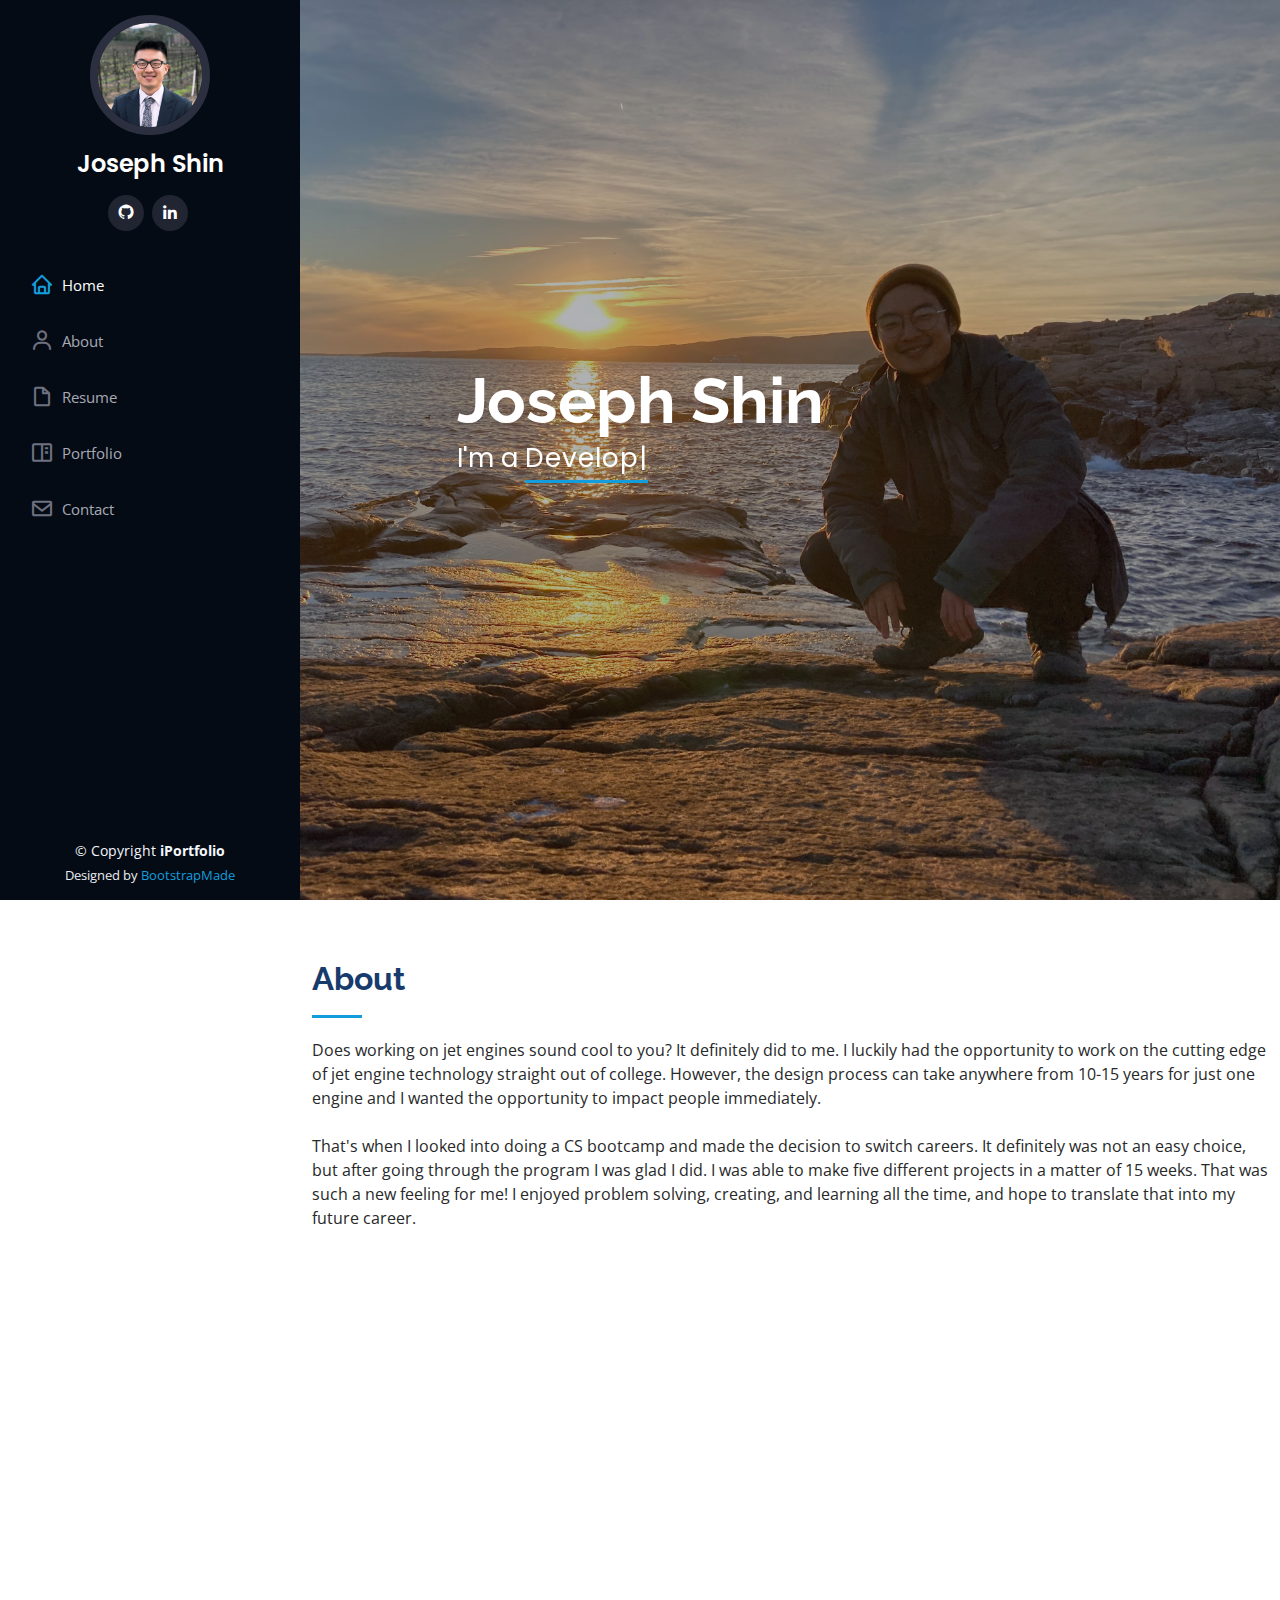
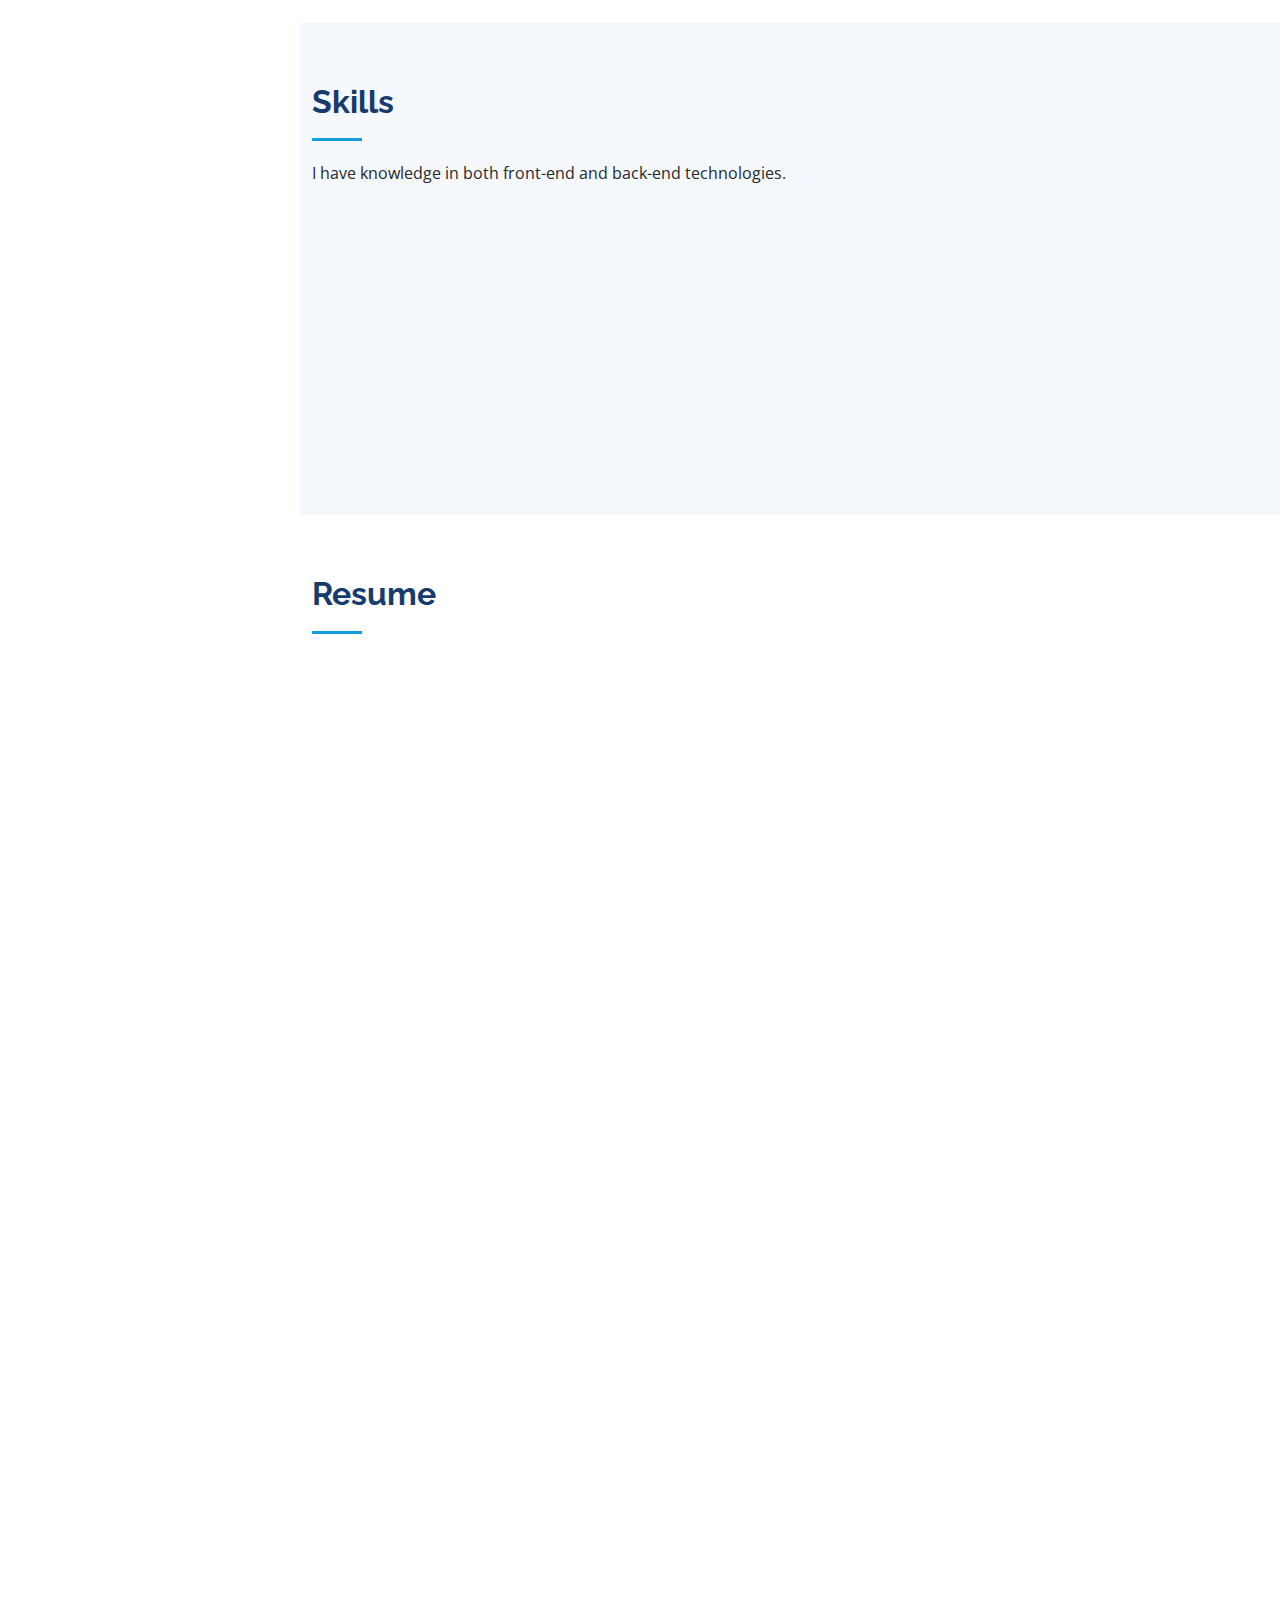
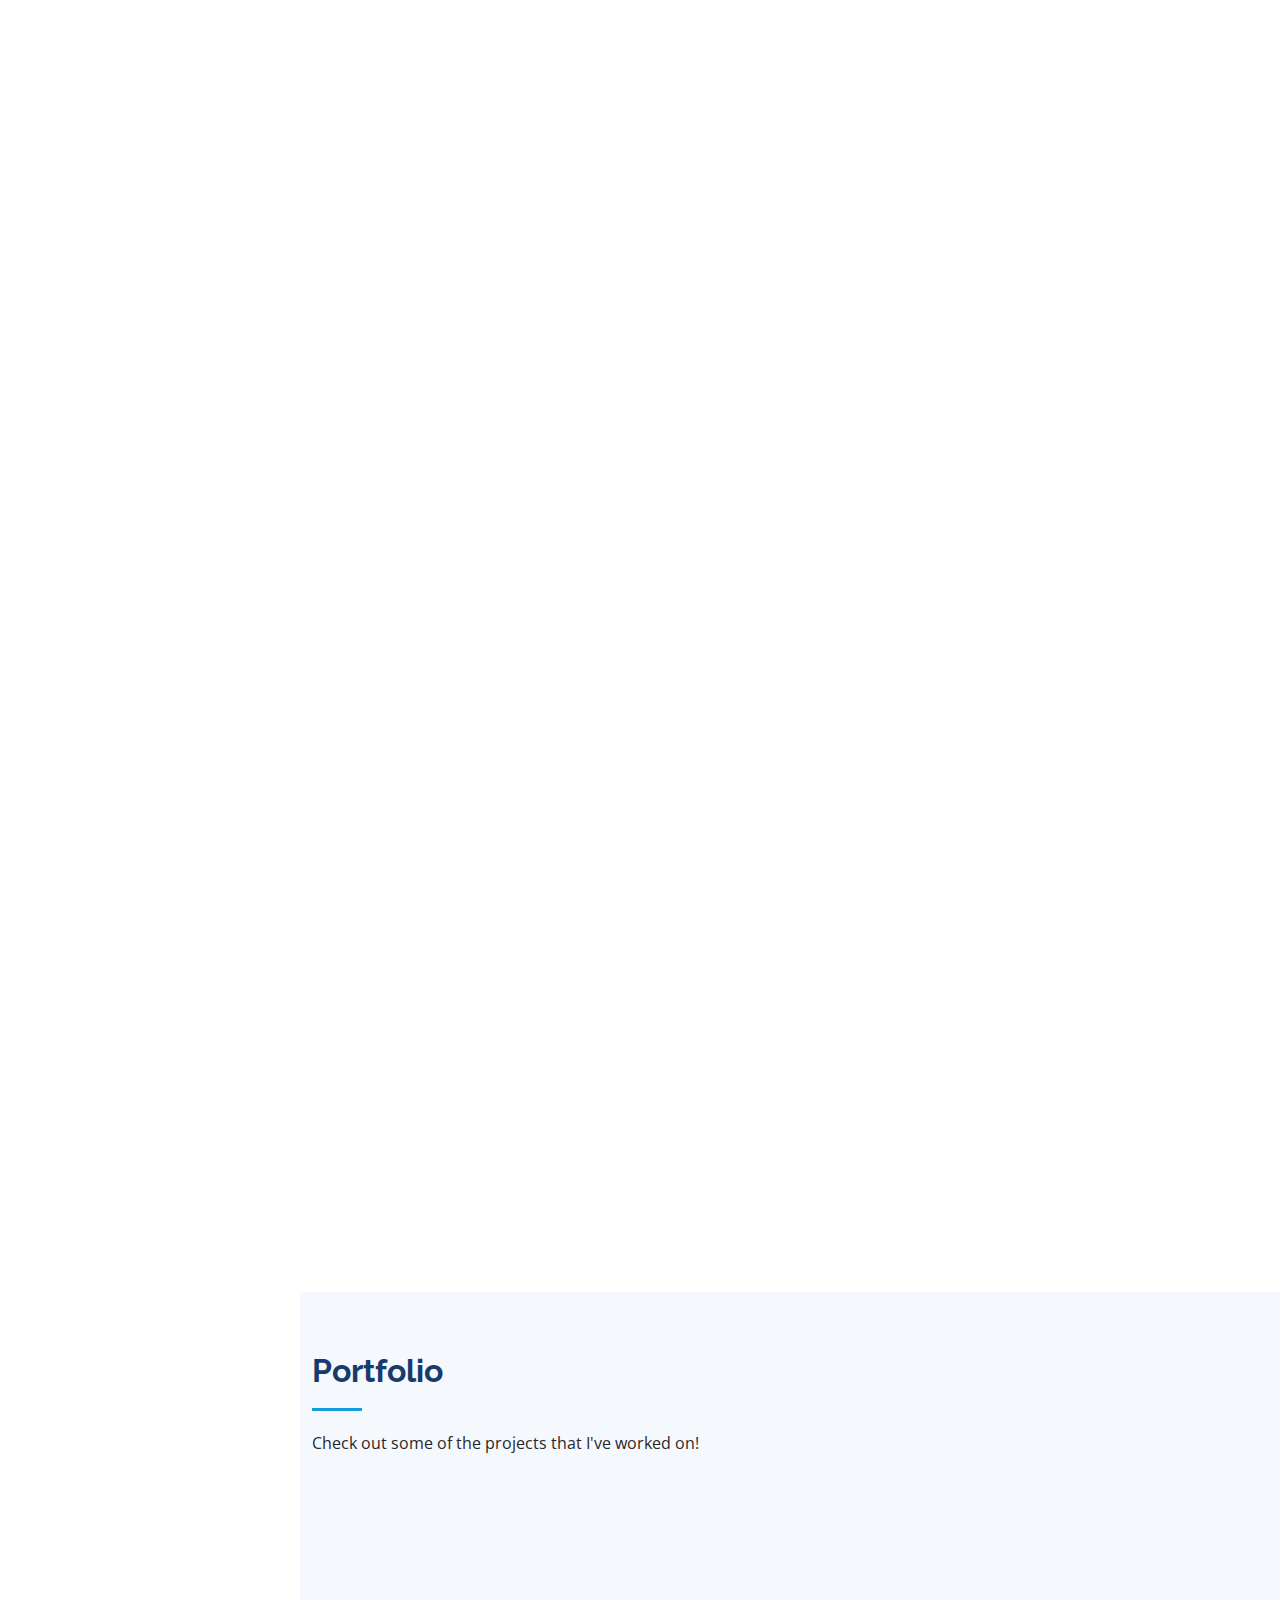
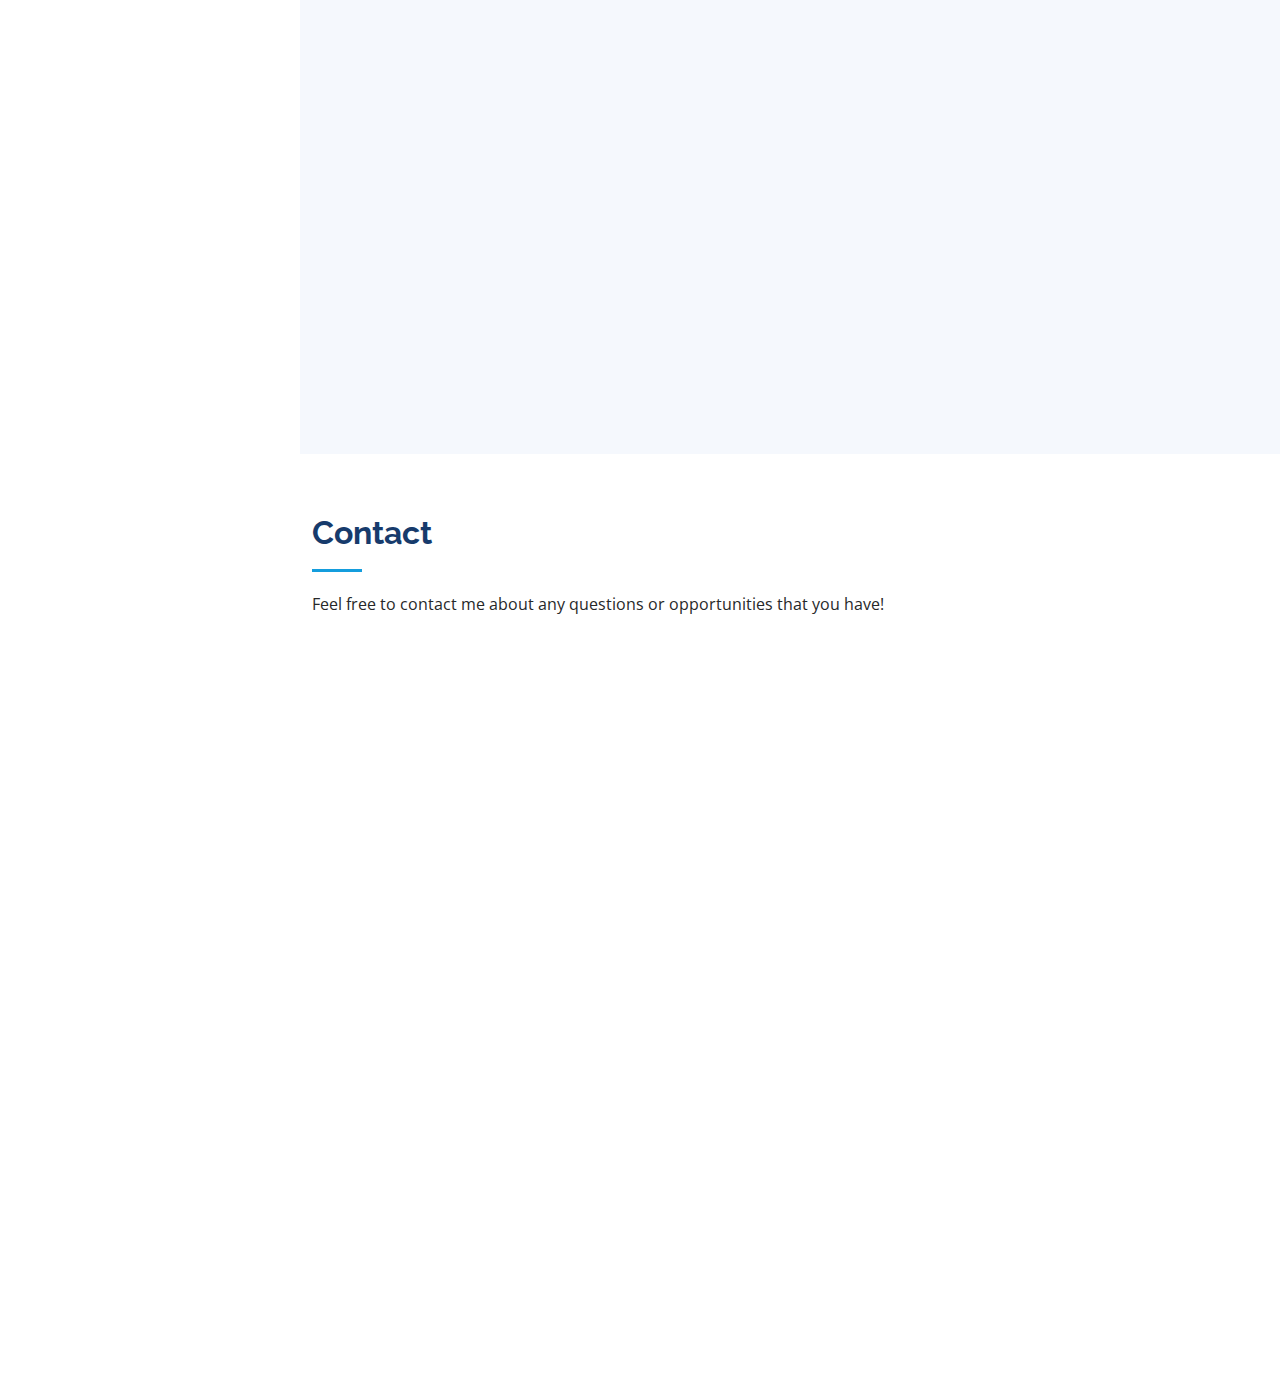
<file: index.html>
<!DOCTYPE html>
<html lang="en">

<head>
  <meta charset="utf-8">
  <meta content="width=device-width, initial-scale=1.0" name="viewport">

  <title>Joe Shin Portfolio</title>
  <meta content="" name="description">
  <meta content="" name="keywords">

  <!-- Favicons -->
  <link href="assets/img/joe-s.jpg" rel="icon">
  <link href="assets/img/joe-s.jpg" rel="apple-touch-icon">

  <!-- Google Fonts -->
  <link href="https://fonts.googleapis.com/css?family=Open+Sans:300,300i,400,400i,600,600i,700,700i|Raleway:300,300i,400,400i,500,500i,600,600i,700,700i|Poppins:300,300i,400,400i,500,500i,600,600i,700,700i" rel="stylesheet">

  <!-- Vendor CSS Files -->
  <link href="assets/vendor/aos/aos.css" rel="stylesheet">
  <link href="assets/vendor/bootstrap/css/bootstrap.min.css" rel="stylesheet">
  <link href="assets/vendor/bootstrap-icons/bootstrap-icons.css" rel="stylesheet">
  <link href="assets/vendor/boxicons/css/boxicons.min.css" rel="stylesheet">
  <link href="assets/vendor/glightbox/css/glightbox.min.css" rel="stylesheet">
  <link href="assets/vendor/swiper/swiper-bundle.min.css" rel="stylesheet">

  <!-- Template Main CSS File -->
  <link href="assets/css/style.css" rel="stylesheet">

  <!-- =======================================================
  * Template Name: iPortfolio - v3.9.1
  * Template URL: https://bootstrapmade.com/iportfolio-bootstrap-portfolio-websites-template/
  * Author: BootstrapMade.com
  * License: https://bootstrapmade.com/license/
  ======================================================== -->
</head>

<body>

  <!-- ======= Mobile nav toggle button ======= -->
  <i class="bi bi-list mobile-nav-toggle d-xl-none"></i>

  <!-- ======= Header ======= -->
  <header id="header">
    <div class="d-flex flex-column">

      <div class="profile">
        <img src="assets/img/joe-s.jpg" alt="" class="img-fluid rounded-circle">
        <h1 class="text-light"><a href="index.html">Joseph Shin</a></h1>
        <div class="social-links mt-3 text-center">
          <!-- <a href="#" class="twitter"><i class="bx bxl-twitter"></i></a>
          <a href="#" class="facebook"><i class="bx bxl-facebook"></i></a>
          <a href="#" class="instagram"><i class="bx bxl-instagram"></i></a> -->
          <a href="https://github.com/jss475/" class="github"><i class="bx bxl-github"></i></a>
          <a href="https://www.linkedin.com/in/joseph-sw-shin/" class="linkedin"><i class="bx bxl-linkedin"></i></a>
        </div>
      </div>

      <nav id="navbar" class="nav-menu navbar">
        <ul>
          <li><a href="#hero" class="nav-link scrollto active"><i class="bx bx-home"></i> <span>Home</span></a></li>
          <li><a href="#about" class="nav-link scrollto"><i class="bx bx-user"></i> <span>About</span></a></li>
          <li><a href="#resume" class="nav-link scrollto"><i class="bx bx-file-blank"></i> <span>Resume</span></a></li>
          <li><a href="#portfolio" class="nav-link scrollto"><i class="bx bx-book-content"></i> <span>Portfolio</span></a></li>
          <li><a href="#contact" class="nav-link scrollto"><i class="bx bx-envelope"></i> <span>Contact</span></a></li>
        </ul>
      </nav><!-- .nav-menu -->
    </div>
  </header><!-- End Header -->

  <!-- ======= Hero Section ======= -->
  <section id="hero" class="d-flex flex-column justify-content-center align-items-center">
    <div class="hero-container" data-aos="fade-in">
      <h1>Joseph Shin</h1>
      <p>I'm a <span class="typed" data-typed-items="Developer, Engineer, Hiker"></span></p>
    </div>
  </section><!-- End Hero -->

  <main id="main">

    <!-- ======= About Section ======= -->
    <section id="about" class="about">
      <div class="container">

        <div class="section-title">
          <h2>About</h2>
          <p>Does working on jet engines sound cool to you? It definitely did to me. I luckily had the opportunity to work on the cutting edge of jet engine technology straight out of college. However, the design process can take anywhere from 10-15 years for just one engine and I wanted the opportunity to impact people immediately.</p>
          <br/>
          <p>That's when I looked into doing a CS bootcamp and made the decision to switch careers. It definitely was not an easy choice, but after going through the program I was glad I did. I was able to make five different projects in a matter of 15 weeks. That was such a new feeling for me! I enjoyed problem solving, creating, and learning all the time, and hope to translate that into my future career.</p>
        </div>

        <div class="row">
          <div class="col-lg-4" data-aos="fade-right">
            <img src="assets/img/joe-s.jpg" class="img-fluid" alt="">
          </div>
          <div class="col-lg-8 pt-4 pt-lg-0 content" data-aos="fade-left">
            <h3>Software Engineer </h3>
            <!-- &amp; Web Developer. -->
            <!-- <p class="fst-italic">
              Lorem ipsum dolor sit amet, consectetur adipiscing elit, sed do eiusmod tempor incididunt ut labore et dolore
              magna aliqua.
            </p> -->
            <div class="row">
              <div class="col-lg-6">
                <ul>
                  <li><i class="bi bi-chevron-right"></i> <strong>Birthday:</strong> <span>25 March 1994</span></li>
                  <li class="website"><i class="bi bi-chevron-right"></i> <strong>Website:</strong> <span>https://main.d2zex78v1y7p5v.amplifyapp.com</span></li>
                  <li><i class="bi bi-chevron-right"></i> <strong>Phone:</strong> <span>+1 917 573 0899</span></li>
                  <li><i class="bi bi-chevron-right"></i> <strong>City:</strong> <span>Dallas, TX</span></li>
                </ul>
              </div>
              <div class="col-lg-6">
                <ul>
                  <li><i class="bi bi-chevron-right"></i> <strong>Age:</strong> <span>29</span></li>
                  <li><i class="bi bi-chevron-right"></i> <strong>Degree:</strong> <span>Masters</span></li>
                  <li><i class="bi bi-chevron-right"></i> <strong>Email:</strong> <span>shin.seung.won@gmail.com</span></li>
                  <li><i class="bi bi-chevron-right"></i> <strong>Freelance:</strong> <span>Available</span></li>
                </ul>
              </div>
            </div>
            <!-- <p>
              Officiis eligendi itaque labore et dolorum mollitia officiis optio vero. Quisquam sunt adipisci omnis et ut. Nulla accusantium dolor incidunt officia tempore. Et eius omnis.
              Cupiditate ut dicta maxime officiis quidem quia. Sed et consectetur qui quia repellendus itaque neque. Aliquid amet quidem ut quaerat cupiditate. Ab et eum qui repellendus omnis culpa magni laudantium dolores.
            </p> -->
          </div>
        </div>

      </div>
    </section><!-- End About Section -->

    <!-- ======= Facts Section ======= -->
    <!-- <section id="facts" class="facts">
      <div class="container">

        <div class="section-title">
          <h2>Facts</h2>
          <p>Magnam dolores commodi suscipit. Necessitatibus eius consequatur ex aliquid fuga eum quidem. Sit sint consectetur velit. Quisquam quos quisquam cupiditate. Et nemo qui impedit suscipit alias ea. Quia fugiat sit in iste officiis commodi quidem hic quas.</p>
        </div>

        <div class="row no-gutters">

          <div class="col-lg-3 col-md-6 d-md-flex align-items-md-stretch" data-aos="fade-up">
            <div class="count-box">
              <i class="bi bi-emoji-smile"></i>
              <span data-purecounter-start="0" data-purecounter-end="232" data-purecounter-duration="1" class="purecounter"></span>
              <p><strong>Happy Clients</strong> consequuntur quae</p>
            </div>
          </div>

          <div class="col-lg-3 col-md-6 d-md-flex align-items-md-stretch" data-aos="fade-up" data-aos-delay="100">
            <div class="count-box">
              <i class="bi bi-journal-richtext"></i>
              <span data-purecounter-start="0" data-purecounter-end="521" data-purecounter-duration="1" class="purecounter"></span>
              <p><strong>Projects</strong> adipisci atque cum quia aut</p>
            </div>
          </div>

          <div class="col-lg-3 col-md-6 d-md-flex align-items-md-stretch" data-aos="fade-up" data-aos-delay="200">
            <div class="count-box">
              <i class="bi bi-headset"></i>
              <span data-purecounter-start="0" data-purecounter-end="1453" data-purecounter-duration="1" class="purecounter"></span>
              <p><strong>Hours Of Support</strong> aut commodi quaerat</p>
            </div>
          </div>

          <div class="col-lg-3 col-md-6 d-md-flex align-items-md-stretch" data-aos="fade-up" data-aos-delay="300">
            <div class="count-box">
              <i class="bi bi-people"></i>
              <span data-purecounter-start="0" data-purecounter-end="32" data-purecounter-duration="1" class="purecounter"></span>
              <p><strong>Hard Workers</strong> rerum asperiores dolor</p>
            </div>
          </div>

        </div>

      </div>
    </section> -->
    <!-- End Facts Section -->

    <!-- ======= Skills Section ======= -->
    <section id="skills" class="skills section-bg">
      <div class="container">

        <div class="section-title">
          <h2>Skills</h2>
          <p>I have knowledge in both front-end and back-end technologies.</p>
        </div>

        <div class="row skills-content">

          <div class="col-lg-6" data-aos="fade-up">

            <div class="progress">
              <span class="skill">HTML <i class="val">80%</i></span>
              <div class="progress-bar-wrap">
                <div class="progress-bar" role="progressbar" aria-valuenow="80" aria-valuemin="0" aria-valuemax="100"></div>
              </div>
            </div>

            <div class="progress">
              <span class="skill">CSS <i class="val">80%</i></span>
              <div class="progress-bar-wrap">
                <div class="progress-bar" role="progressbar" aria-valuenow="80" aria-valuemin="0" aria-valuemax="100"></div>
              </div>
            </div>

            <div class="progress">
              <span class="skill">JavaScript <i class="val">90%</i></span>
              <div class="progress-bar-wrap">
                <div class="progress-bar" role="progressbar" aria-valuenow="90" aria-valuemin="0" aria-valuemax="100"></div>
              </div>
            </div>

            <div class="progress">
              <span class="skill">TypeScript <i class="val">90%</i></span>
              <div class="progress-bar-wrap">
                <div class="progress-bar" role="progressbar" aria-valuenow="90" aria-valuemin="0" aria-valuemax="100"></div>
              </div>
            </div>

          </div>

          <div class="col-lg-6" data-aos="fade-up" data-aos-delay="100">

            <div class="progress">
              <span class="skill">React <i class="val">90%</i></span>
              <div class="progress-bar-wrap">
                <div class="progress-bar" role="progressbar" aria-valuenow="90" aria-valuemin="0" aria-valuemax="100"></div>
              </div>
            </div>

            <div class="progress">
              <span class="skill">Ruby<i class="val">90%</i></span>
              <div class="progress-bar-wrap">
                <div class="progress-bar" role="progressbar" aria-valuenow="90" aria-valuemin="0" aria-valuemax="100"></div>
              </div>
            </div>

            <div class="progress">
              <span class="skill">Ruby on Rails <i class="val">90%</i></span>
              <div class="progress-bar-wrap">
                <div class="progress-bar" role="progressbar" aria-valuenow="90" aria-valuemin="0" aria-valuemax="100"></div>
              </div>
            </div>

            <div class="progress">
              <span class="skill">MySQL <i class="val">80%</i></span>
              <div class="progress-bar-wrap">
                <div class="progress-bar" role="progressbar" aria-valuenow="80" aria-valuemin="0" aria-valuemax="100"></div>
              </div>
            </div>

          </div>

        </div>

      </div>
    </section><!-- End Skills Section -->

    <!-- ======= Resume Section ======= -->
    <section id="resume" class="resume">
      <div class="container">

        <div class="section-title">
          <h2>Resume</h2>
          <!-- <p>Magnam dolores commodi suscipit. Necessitatibus eius consequatur ex aliquid fuga eum quidem. Sit sint consectetur velit. Quisquam quos quisquam cupiditate. Et nemo qui impedit suscipit alias ea. Quia fugiat sit in iste officiis commodi quidem hic quas.</p> -->
        </div>

        <div class="row">
          <div class="col-lg-6" data-aos="fade-up">
            <h3 class="resume-title">Summary</h3>
            <div class="resume-item pb-0">
              <h4>Joseph Shin</h4>
              <p><em>Results-driven full stack software engineer with a year of software development experience and 5 years of prior structural engineering experience. Delivering solutions and innovation through strong communication, team working, critical thinking and problem solving skills.</em></p>
            </div>

            <h3 class="resume-title">Education</h3>
            <div class="resume-item">
              <h4>Certification &amp; Full Stack Web Development</h4>
              <h5>2022 - 2022</h5>
              <p><em>Flatiron School, NYC, NY</em></p>
              <!-- <p>Qui deserunt veniam. Et sed aliquam labore tempore sed quisquam iusto autem sit. Ea vero voluptatum qui ut dignissimos deleniti nerada porti sand markend</p> -->
            </div>
            <div class="resume-item">
              <h4>Master of Engineering &amp; Systems Engineering</h4>
              <h5>2016 - 2017</h5>
              <p><em>Cornell University, Ithaca, NY</em></p>
              <!-- <p>Qui deserunt veniam. Et sed aliquam labore tempore sed quisquam iusto autem sit. Ea vero voluptatum qui ut dignissimos deleniti nerada porti sand markend</p> -->
            </div>
            <div class="resume-item">
              <h4>Bachelor of Science &amp; Mechanical Engineering</h4>
              <h5>2012 - 2016</h5>
              <p><em>Cornell University, Ithaca, NY</em></p>
              <!-- <p>Quia nobis sequi est occaecati aut. Repudiandae et iusto quae reiciendis et quis Eius vel ratione eius unde vitae rerum voluptates asperiores voluptatem Earum molestiae consequatur neque etlon sader mart dila</p> -->
            </div>
          </div>
          <div class="col-lg-6" data-aos="fade-up" data-aos-delay="100">
            <h3 class="resume-title">Project Experience</h3>
            <div class="resume-item">
              <h4>Park Guide</h4>
              <h5>
                <a href="https://pacific-basin-76343.herokuapp.com/">Site</a>
                <a> | </a>
                <a href="https://github.com/jss475/phase-5-project">Github</a>
              </h5>
              <p><em>A national park trip planning application focused on curating and delivering the best trip experience for users.</em></p>
              <ul>
                <li>Built a full stack application using React.js on the frontend with Chakra UI and implemented the Google Maps and Geocoding API to create a dynamic map of locations (trails, restaurants, lodging).</li>
                <li>Integrated the weather.gov API to create a weekly forecast at different locations.</li>
                <li>Implemented RESTful API Endpoints with Ruby on Rails to handle upvote, downvote, and favorite actions.
                </li>
              </ul>
            </div>
            <div class="resume-item">
              <h4>Baseball Bets</h4>
              <h5>
                <a href="https://lit-tundra-09875.herokuapp.com/about">Site</a>
                <a> | </a>
                <a href="https://github.com/jss475/phase-4-project">Github</a>
              </h5>
              <p><em>A betting service application where users can bet on baseball related statistics.</em></p>
              <ul>
                <li>Built a full stack application using React.js on the frontend with Bootstrap and created custom Ruby methods to calculate winnings from bets and the associated outcomes of those winnings.</li>
                <li>Implemented user authentication and authorization with Bcrypt.</li>
              </ul>
            </div>
          </div>
        </div>
          <div class="col-lg-6" data-aos="fade-up" data-aos-delay="100">
            <h3 class="resume-title">Professional Experience</h3>
            <div class="resume-item">
              <h4>Software Engineer - Backend</h4>
              <h5>2023 - 2023</h5>
              <p><em>Veryable Inc., Dallas, TX</em></p>
              <ul>
                Drove the development, testing, and deployment of a consolidated database schema for HR software integrations, resulting in a 75% reduction in time and engineering effort to support new integrations for a major user-facing product.</li>
                <li>Identified data inconsistencies in user data resulting from risky database access from frontend code, and designed an API spec to bullet-proof user data integrity by consolidating database writes behind dedicated API endpoints in the backend.</li>
                <li>Utilized Jest and Test Driven Development practices to create readable and maintainable unit/integration tests for core functionality of the product.</li>
                <li>Analyzed legacy backend service that supports a user-facing product, and rebuilt the service with Node.js resulting in a 50% API read and write speed improvement over the legacy implementation.</li>
              </ul>
            </div>
            <div class="resume-item">
              <h4>Senior Structures Engineer</h4>
              <h5>2021 - 2022</h5>
              <p><em>Pratt & Whitney, East Hartford, CT</em></p>
              <ul>
                <li>Led the scheduling and analysis of the static turbine hardware for the structures discipline with biweekly status presentations to upper management.</li>
                <li>Proposed design changes to the Active Passive Clearance Control (APCC) which led to a 10% increase in life in order to meet system requirements.</li>
                <li>Completed feasibility studies on design changes to the APCC that could help increase engine efficiency by 5%+.
                </li>
              </ul>
            </div>
            <div class="resume-item">
              <h4>Structures Engineer</h4>
              <h5>2017 - 2021</h5>
              <p><em>Pratt & Whitney, East Hartford, CT</em></p>
              <ul>
                <li>Certified a material change of rotor attachments that led to a 15-29% reduction in weight increasing engine efficiency.</li>
                <li>Prevented grounded aircrafts by analyzing and approving dozens of component defects within the industrial schedule saving $100,000+.</li>
                <li>Independently built a data post processing automation using MATLAB that was adopted by a team that helped reduce manual data entries by 50%.</li>
              </ul>
            </div>
          </div>
        </div>

      </div>
    </section><!-- End Resume Section -->

    <!-- ======= Portfolio Section ======= -->
    <section id="portfolio" class="portfolio section-bg">
      <div class="container">

        <div class="section-title">
          <h2>Portfolio</h2>
          <p>Check out some of the projects that I've worked on!</p>
        </div>

        <div class="row" data-aos="fade-up">
          <div class="col-lg-12 d-flex justify-content-center">
            <ul id="portfolio-flters">
              <li data-filter="*" class="filter-active">All</li>
              <!-- <li data-filter=".filter-app">App</li>
              <li data-filter=".filter-card">Card</li> -->
              <li data-filter=".filter-web">Web</li>
            </ul>
          </div>
        </div>

        <div class="row portfolio-container" data-aos="fade-up" data-aos-delay="100">

          <div class="col-lg-4 col-md-6 portfolio-item filter-web">
            <div class="portfolio-wrap">
              <img src="assets/img/portfolio/park_guide.svg" class="img-fluid" alt="">
              <div class="portfolio-links">
                <a href="assets/img/portfolio/park-guide.svg" data-gallery="portfolioGallery" class="portfolio-lightbox" title="App 1"><i class="bx bx-plus"></i></a>
                <a href="park-guide.html" title="More Details"><i class="bx bx-link"></i></a>
              </div>
            </div>
          </div>

          <div class="col-lg-4 col-md-6 portfolio-item filter-web">
            <div class="portfolio-wrap">
              <img src="assets/img/portfolio/BB-home.png" class="img-fluid" alt="">
              <div class="portfolio-links">
                <a href="assets/img/portfolio/BB-home.png" data-gallery="portfolioGallery" class="portfolio-lightbox" title="Web 3"><i class="bx bx-plus"></i></a>
                <a href="baseball-bets.html" title="More Details"><i class="bx bx-link"></i></a>
              </div>
            </div>
          </div>

          <div class="col-lg-4 col-md-6 portfolio-item filter-web">
            <div class="portfolio-wrap">
              <img src="assets/img/portfolio/FJ_title.png" class="img-fluid" alt="">
              <div class="portfolio-links">
                <a href="assets/img/portfolio/FJ_title.png" data-gallery="portfolioGallery" class="portfolio-lightbox" title="App 2"><i class="bx bx-plus"></i></a>
                <a href="food-journey.html" title="More Details"><i class="bx bx-link"></i></a>
              </div>
            </div>
          </div>

          <div class="col-lg-4 col-md-6 portfolio-item filter-web">
            <div class="portfolio-wrap">
              <img src="assets/img/portfolio/TVQuiz-Title.png" class="img-fluid" alt="">
              <div class="portfolio-links">
                <a href="assets/img/portfolio/TVQuiz-Title.png" data-gallery="portfolioGallery" class="portfolio-lightbox" title="Card 2"><i class="bx bx-plus"></i></a>
                <a href="tv-quiz.html" title="More Details"><i class="bx bx-link"></i></a>
              </div>
            </div>
          </div>

          <!-- <div class="col-lg-4 col-md-6 portfolio-item filter-web">
            <div class="portfolio-wrap">
              <img src="assets/img/portfolio/portfolio-5.jpg" class="img-fluid" alt="">
              <div class="portfolio-links">
                <a href="assets/img/portfolio/portfolio-5.jpg" data-gallery="portfolioGallery" class="portfolio-lightbox" title="Web 2"><i class="bx bx-plus"></i></a>
                <a href="portfolio-details.html" title="More Details"><i class="bx bx-link"></i></a>
              </div>
            </div>
          </div>

          <div class="col-lg-4 col-md-6 portfolio-item filter-app">
            <div class="portfolio-wrap">
              <img src="assets/img/portfolio/portfolio-6.jpg" class="img-fluid" alt="">
              <div class="portfolio-links">
                <a href="assets/img/portfolio/portfolio-6.jpg" data-gallery="portfolioGallery" class="portfolio-lightbox" title="App 3"><i class="bx bx-plus"></i></a>
                <a href="portfolio-details.html" title="More Details"><i class="bx bx-link"></i></a>
              </div>
            </div>
          </div>

          <div class="col-lg-4 col-md-6 portfolio-item filter-card">
            <div class="portfolio-wrap">
              <img src="assets/img/portfolio/portfolio-7.jpg" class="img-fluid" alt="">
              <div class="portfolio-links">
                <a href="assets/img/portfolio/portfolio-7.jpg" data-gallery="portfolioGallery" class="portfolio-lightbox" title="Card 1"><i class="bx bx-plus"></i></a>
                <a href="portfolio-details.html" title="More Details"><i class="bx bx-link"></i></a>
              </div>
            </div>
          </div>

          <div class="col-lg-4 col-md-6 portfolio-item filter-card">
            <div class="portfolio-wrap">
              <img src="assets/img/portfolio/portfolio-8.jpg" class="img-fluid" alt="">
              <div class="portfolio-links">
                <a href="assets/img/portfolio/portfolio-8.jpg" data-gallery="portfolioGallery" class="portfolio-lightbox" title="Card 3"><i class="bx bx-plus"></i></a>
                <a href="portfolio-details.html" title="More Details"><i class="bx bx-link"></i></a>
              </div>
            </div>
          </div>

          <div class="col-lg-4 col-md-6 portfolio-item filter-web">
            <div class="portfolio-wrap">
              <img src="assets/img/portfolio/portfolio-9.jpg" class="img-fluid" alt="">
              <div class="portfolio-links">
                <a href="assets/img/portfolio/portfolio-9.jpg" data-gallery="portfolioGallery" class="portfolio-lightbox" title="Web 3"><i class="bx bx-plus"></i></a>
                <a href="portfolio-details.html" title="More Details"><i class="bx bx-link"></i></a>
              </div>
            </div>
          </div> -->

        </div>

      </div>
    </section><!-- End Portfolio Section -->

    <!-- ======= Services Section ======= -->
    <!-- <section id="services" class="services">
      <div class="container">

        <div class="section-title">
          <h2>Services</h2>
          <p>Magnam dolores commodi suscipit. Necessitatibus eius consequatur ex aliquid fuga eum quidem. Sit sint consectetur velit. Quisquam quos quisquam cupiditate. Et nemo qui impedit suscipit alias ea. Quia fugiat sit in iste officiis commodi quidem hic quas.</p>
        </div>

        <div class="row">
          <div class="col-lg-4 col-md-6 icon-box" data-aos="fade-up">
            <div class="icon"><i class="bi bi-briefcase"></i></div>
            <h4 class="title"><a href="">Lorem Ipsum</a></h4>
            <p class="description">Voluptatum deleniti atque corrupti quos dolores et quas molestias excepturi sint occaecati cupiditate non provident</p>
          </div>
          <div class="col-lg-4 col-md-6 icon-box" data-aos="fade-up" data-aos-delay="100">
            <div class="icon"><i class="bi bi-card-checklist"></i></div>
            <h4 class="title"><a href="">Dolor Sitema</a></h4>
            <p class="description">Minim veniam, quis nostrud exercitation ullamco laboris nisi ut aliquip ex ea commodo consequat tarad limino ata</p>
          </div>
          <div class="col-lg-4 col-md-6 icon-box" data-aos="fade-up" data-aos-delay="200">
            <div class="icon"><i class="bi bi-bar-chart"></i></div>
            <h4 class="title"><a href="">Sed ut perspiciatis</a></h4>
            <p class="description">Duis aute irure dolor in reprehenderit in voluptate velit esse cillum dolore eu fugiat nulla pariatur</p>
          </div>
          <div class="col-lg-4 col-md-6 icon-box" data-aos="fade-up" data-aos-delay="300">
            <div class="icon"><i class="bi bi-binoculars"></i></div>
            <h4 class="title"><a href="">Magni Dolores</a></h4>
            <p class="description">Excepteur sint occaecat cupidatat non proident, sunt in culpa qui officia deserunt mollit anim id est laborum</p>
          </div>
          <div class="col-lg-4 col-md-6 icon-box" data-aos="fade-up" data-aos-delay="400">
            <div class="icon"><i class="bi bi-brightness-high"></i></div>
            <h4 class="title"><a href="">Nemo Enim</a></h4>
            <p class="description">At vero eos et accusamus et iusto odio dignissimos ducimus qui blanditiis praesentium voluptatum deleniti atque</p>
          </div>
          <div class="col-lg-4 col-md-6 icon-box" data-aos="fade-up" data-aos-delay="500">
            <div class="icon"><i class="bi bi-calendar4-week"></i></div>
            <h4 class="title"><a href="">Eiusmod Tempor</a></h4>
            <p class="description">Et harum quidem rerum facilis est et expedita distinctio. Nam libero tempore, cum soluta nobis est eligendi</p>
          </div>
        </div>

      </div>
    </section> -->
    <!-- End Services Section -->

    <!-- ======= Contact Section ======= -->
    <section id="contact" class="contact">
      <div class="container">

        <div class="section-title">
          <h2>Contact</h2>
          <p>Feel free to contact me about any questions or opportunities that you have!</p>
        </div>

        <div class="row" data-aos="fade-in">

          <div class="col-lg-5 d-flex align-items-stretch">
            <div class="info">
              <div class="address">
                <i class="bi bi-geo-alt"></i>
                <h4>Location:</h4>
                <p>Dallas, TX 75219</p>
              </div>

              <div class="email">
                <i class="bi bi-envelope"></i>
                <h4>Email:</h4>
                <p>shin.seung.won@gmail.com</p>
              </div>

              <div class="phone">
                <i class="bi bi-phone"></i>
                <h4>Call:</h4>
                <p>+1 917 573 0899</p>
              </div>
              <iframe src="https://www.google.com/maps/embed?pb=!1m18!1m12!1m3!1d214587.41156412516!2d-96.73155254999999!3d32.82066455!2m3!1f0!2f0!3f0!3m2!1i1024!2i768!4f13.1!3m3!1m2!1s0x864c19f77b45974b%3A0xb9ec9ba4f647678f!2sDallas%2C%20TX!5e0!3m2!1sen!2sus!4v1707944050543!5m2!1sen!2sus" height="300px" style="border:0;" allowfullscreen="" loading="lazy" referrerpolicy="no-referrer-when-downgrade"></iframe>
            </div>

          </div>

          <div class="col-lg-7 mt-5 mt-lg-0 d-flex align-items-stretch">
            <form action="forms/contact.php" method="post" role="form" class="php-email-form">
              <div class="row">
                <div class="form-group col-md-6">
                  <label for="name">Your Name</label>
                  <input type="text" name="name" class="form-control" id="name" required>
                </div>
                <div class="form-group col-md-6">
                  <label for="name">Your Email</label>
                  <input type="email" class="form-control" name="email" id="email" required>
                </div>
              </div>
              <div class="form-group">
                <label for="name">Subject</label>
                <input type="text" class="form-control" name="subject" id="subject" required>
              </div>
              <div class="form-group">
                <label for="name">Message</label>
                <textarea class="form-control" name="message" rows="10" required></textarea>
              </div>
              <div class="my-3">
                <div class="loading">Loading</div>
                <div class="error-message"></div>
                <div class="sent-message">Your message has been sent. Thank you!</div>
              </div>
              <div class="text-center"><button type="submit">Send Message</button></div>
            </form>
          </div>

        </div>

      </div>
    </section><!-- End Contact Section -->

  </main><!-- End #main -->

  <!-- ======= Footer ======= -->
  <footer id="footer">
    <div class="container">
      <div class="copyright">
        &copy; Copyright <strong><span>iPortfolio</span></strong>
      </div>
      <div class="credits">
        <!-- All the links in the footer should remain intact. -->
        <!-- You can delete the links only if you purchased the pro version. -->
        <!-- Licensing information: https://bootstrapmade.com/license/ -->
        <!-- Purchase the pro version with working PHP/AJAX contact form: https://bootstrapmade.com/iportfolio-bootstrap-portfolio-websites-template/ -->
        Designed by <a href="https://bootstrapmade.com/">BootstrapMade</a>
      </div>
    </div>
  </footer><!-- End  Footer -->

  <a href="#" class="back-to-top d-flex align-items-center justify-content-center"><i class="bi bi-arrow-up-short"></i></a>

  <!-- Vendor JS Files -->
  <script src="assets/vendor/purecounter/purecounter_vanilla.js"></script>
  <script src="assets/vendor/aos/aos.js"></script>
  <script src="assets/vendor/bootstrap/js/bootstrap.bundle.min.js"></script>
  <script src="assets/vendor/glightbox/js/glightbox.min.js"></script>
  <script src="assets/vendor/isotope-layout/isotope.pkgd.min.js"></script>
  <script src="assets/vendor/swiper/swiper-bundle.min.js"></script>
  <script src="assets/vendor/typed.js/typed.min.js"></script>
  <script src="assets/vendor/waypoints/noframework.waypoints.js"></script>
  <script src="assets/vendor/php-email-form/validate.js"></script>

  <!-- Template Main JS File -->
  <script src="assets/js/main.js"></script>

</body>

</html>
</file>
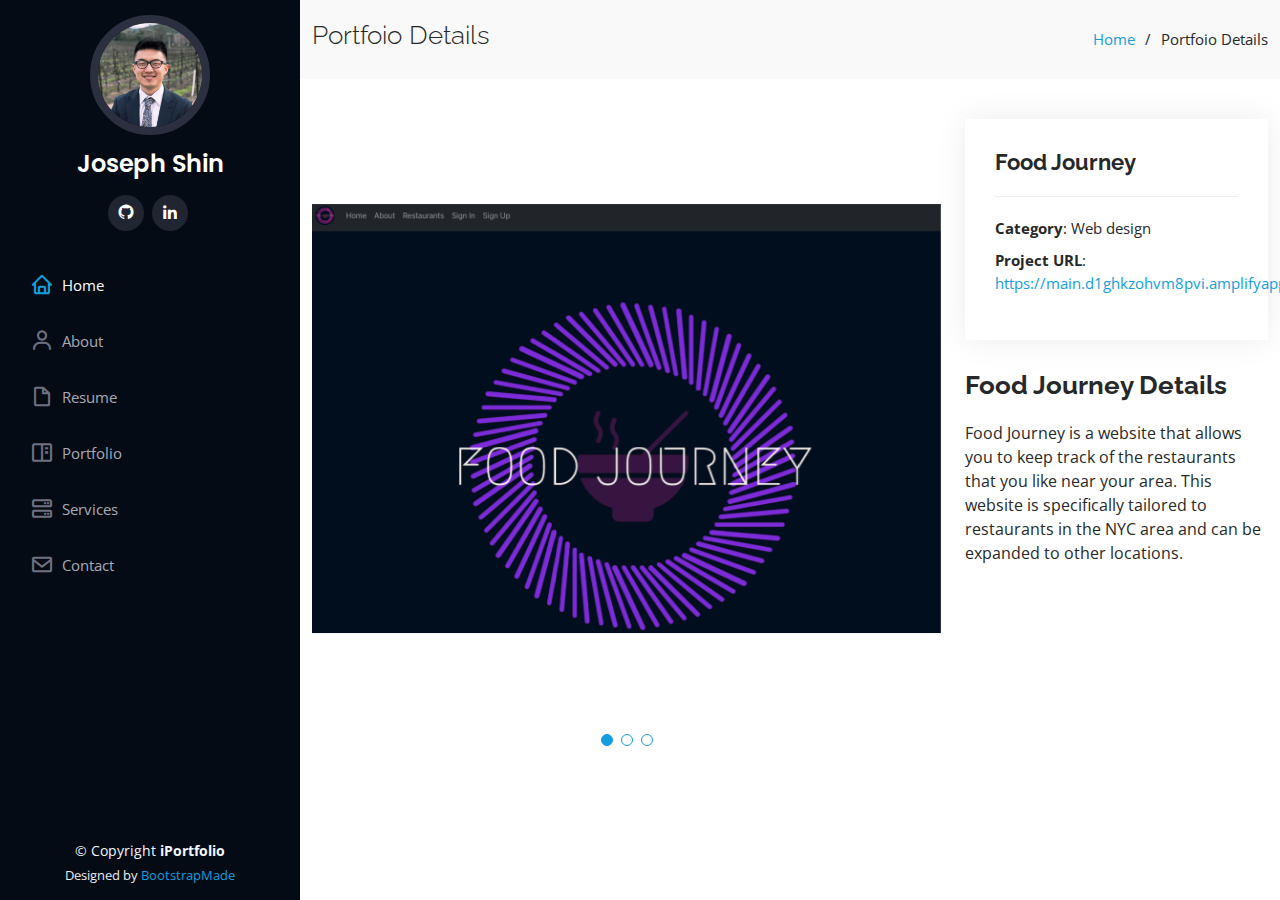
<file: food-journey.html>
<!DOCTYPE html>
<html lang="en">

<head>
  <meta charset="utf-8">
  <meta content="width=device-width, initial-scale=1.0" name="viewport">

  <title>Joe Shin Portfolio</title>
  <meta content="" name="description">
  <meta content="" name="keywords">

  <!-- Favicons -->
  <link href="assets/img/joe-s.jpg" rel="icon">
  <link href="assets/img/joe-s.jpg" rel="apple-touch-icon">

  <!-- Google Fonts -->
  <link href="https://fonts.googleapis.com/css?family=Open+Sans:300,300i,400,400i,600,600i,700,700i|Raleway:300,300i,400,400i,500,500i,600,600i,700,700i|Poppins:300,300i,400,400i,500,500i,600,600i,700,700i" rel="stylesheet">

  <!-- Vendor CSS Files -->
  <link href="assets/vendor/aos/aos.css" rel="stylesheet">
  <link href="assets/vendor/bootstrap/css/bootstrap.min.css" rel="stylesheet">
  <link href="assets/vendor/bootstrap-icons/bootstrap-icons.css" rel="stylesheet">
  <link href="assets/vendor/boxicons/css/boxicons.min.css" rel="stylesheet">
  <link href="assets/vendor/glightbox/css/glightbox.min.css" rel="stylesheet">
  <link href="assets/vendor/swiper/swiper-bundle.min.css" rel="stylesheet">

  <!-- Template Main CSS File -->
  <link href="assets/css/style.css" rel="stylesheet">

  <!-- =======================================================
  * Template Name: iPortfolio - v3.9.1
  * Template URL: https://bootstrapmade.com/iportfolio-bootstrap-portfolio-websites-template/
  * Author: BootstrapMade.com
  * License: https://bootstrapmade.com/license/
  ======================================================== -->
</head>

<body>

  <!-- ======= Mobile nav toggle button ======= -->
  <i class="bi bi-list mobile-nav-toggle d-xl-none"></i>

  <!-- ======= Header ======= -->
   <!-- ======= Header ======= -->
   <header id="header">
    <div class="d-flex flex-column">

      <div class="profile">
        <img src="assets/img/joe-s.jpg" alt="" class="img-fluid rounded-circle">
        <h1 class="text-light"><a href="index.html">Joseph Shin</a></h1>
        <div class="social-links mt-3 text-center">
          <!-- <a href="#" class="twitter"><i class="bx bxl-twitter"></i></a>
          <a href="#" class="facebook"><i class="bx bxl-facebook"></i></a>
          <a href="#" class="instagram"><i class="bx bxl-instagram"></i></a> -->
          <a href="https://github.com/jss475/" class="github"><i class="bx bxl-github"></i></a>
          <a href="https://www.linkedin.com/in/joseph-sw-shin/" class="linkedin"><i class="bx bxl-linkedin"></i></a>
        </div>
      </div>

      <nav id="navbar" class="nav-menu navbar">
        <ul>
          <li><a href="#hero" class="nav-link scrollto active"><i class="bx bx-home"></i> <span>Home</span></a></li>
          <li><a href="#about" class="nav-link scrollto"><i class="bx bx-user"></i> <span>About</span></a></li>
          <li><a href="#resume" class="nav-link scrollto"><i class="bx bx-file-blank"></i> <span>Resume</span></a></li>
          <li><a href="#portfolio" class="nav-link scrollto"><i class="bx bx-book-content"></i> <span>Portfolio</span></a></li>
          <li><a href="#services" class="nav-link scrollto"><i class="bx bx-server"></i> <span>Services</span></a></li>
          <li><a href="#contact" class="nav-link scrollto"><i class="bx bx-envelope"></i> <span>Contact</span></a></li>
        </ul>
      </nav><!-- .nav-menu -->
    </div>
  </header><!-- End Header -->

  <main id="main">

    <!-- ======= Breadcrumbs ======= -->
    <section id="breadcrumbs" class="breadcrumbs">
      <div class="container">

        <div class="d-flex justify-content-between align-items-center">
          <h2>Portfoio Details</h2>
          <ol>
            <li><a href="index.html">Home</a></li>
            <li>Portfoio Details</li>
          </ol>
        </div>

      </div>
    </section><!-- End Breadcrumbs -->

    <!-- ======= Portfolio Details Section ======= -->
    <section id="portfolio-details" class="portfolio-details">
      <div class="container">

        <div class="row gy-4">

          <div class="col-lg-8">
            <div class="portfolio-details-slider swiper">
              <div class="swiper-wrapper align-items-center">

                <div class="swiper-slide">
                  <img src="assets/img/portfolio/FJ_title.png" alt="">
                </div>

                <div class="swiper-slide">
                  <img src="assets/img/portfolio/FJ_about.png" alt="">
                </div>

                <div class="swiper-slide">
                  <img src="assets/img/portfolio/FJ_restaurants.png" alt="">
                </div>

              </div>
              <div class="swiper-pagination"></div>
            </div>
          </div>

          <div class="col-lg-4">
            <div class="portfolio-info">
              <h3>Food Journey</h3>
              <ul>
                <li><strong>Category</strong>: Web design</li>
                <li><strong>Project URL</strong>: <a href="https://main.d1ghkzohvm8pvi.amplifyapp.com/">https://main.d1ghkzohvm8pvi.amplifyapp.com/</a></li>
              </ul>
            </div>
            <div class="portfolio-description">
              <h2>Food Journey Details</h2>
              <p>
                Food Journey is a website that allows you to keep track of the restaurants that you like near your area. This website is specifically tailored to restaurants in the NYC area and can be expanded to other locations.
              </p>
            </div>
          </div>

        </div>

      </div>
    </section><!-- End Portfolio Details Section -->

  </main><!-- End #main -->

  <!-- ======= Footer ======= -->
  <footer id="footer">
    <div class="container">
      <div class="copyright">
        &copy; Copyright <strong><span>iPortfolio</span></strong>
      </div>
      <div class="credits">
        <!-- All the links in the footer should remain intact. -->
        <!-- You can delete the links only if you purchased the pro version. -->
        <!-- Licensing information: https://bootstrapmade.com/license/ -->
        <!-- Purchase the pro version with working PHP/AJAX contact form: https://bootstrapmade.com/iportfolio-bootstrap-portfolio-websites-template/ -->
        Designed by <a href="https://bootstrapmade.com/">BootstrapMade</a>
      </div>
    </div>
  </footer><!-- End  Footer -->

  <a href="#" class="back-to-top d-flex align-items-center justify-content-center"><i class="bi bi-arrow-up-short"></i></a>

  <!-- Vendor JS Files -->
  <script src="assets/vendor/purecounter/purecounter_vanilla.js"></script>
  <script src="assets/vendor/aos/aos.js"></script>
  <script src="assets/vendor/bootstrap/js/bootstrap.bundle.min.js"></script>
  <script src="assets/vendor/glightbox/js/glightbox.min.js"></script>
  <script src="assets/vendor/isotope-layout/isotope.pkgd.min.js"></script>
  <script src="assets/vendor/swiper/swiper-bundle.min.js"></script>
  <script src="assets/vendor/typed.js/typed.min.js"></script>
  <script src="assets/vendor/waypoints/noframework.waypoints.js"></script>
  <script src="assets/vendor/php-email-form/validate.js"></script>

  <!-- Template Main JS File -->
  <script src="assets/js/main.js"></script>

</body>

</html>
</file>
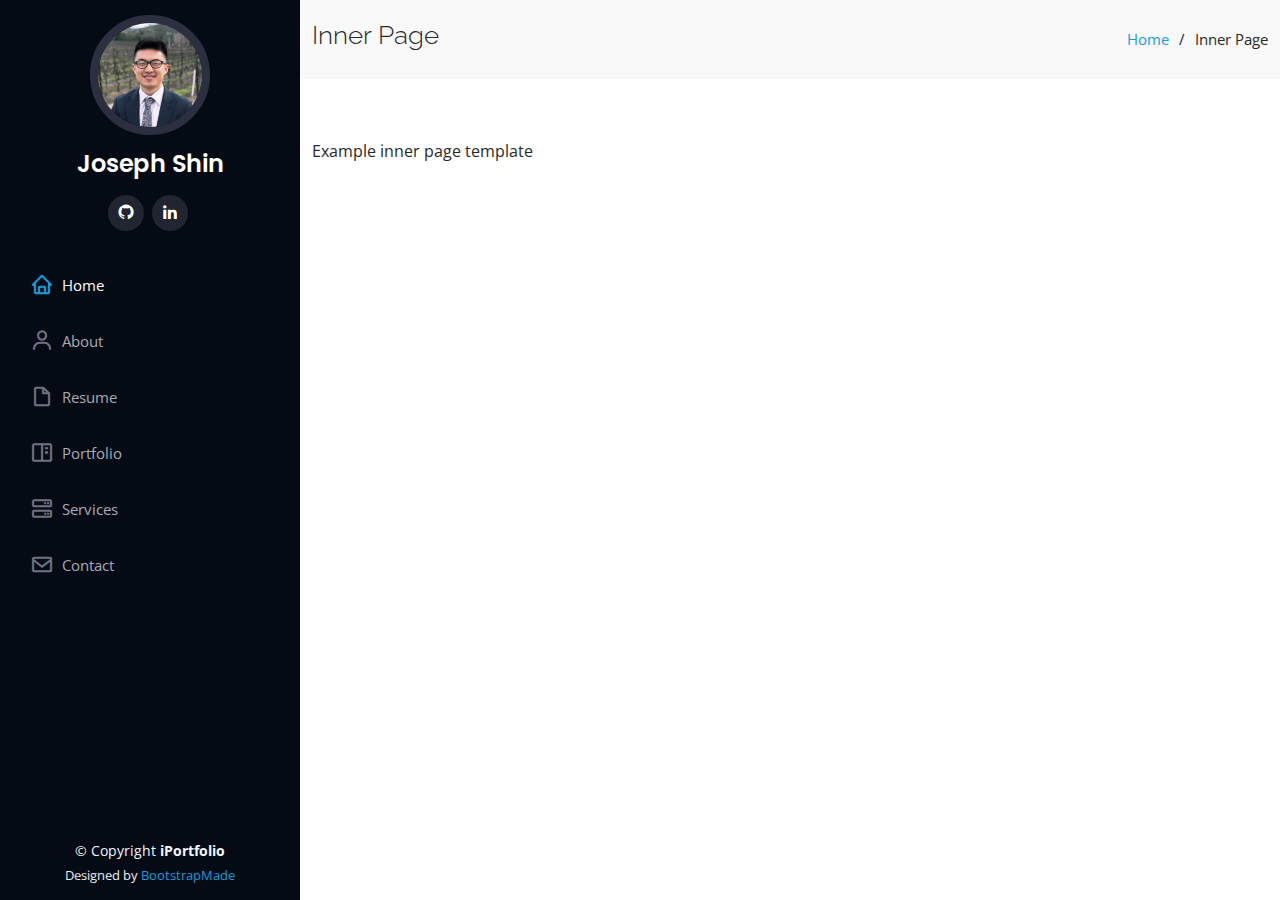
<file: inner-page.html>
<!DOCTYPE html>
<html lang="en">

<head>
  <meta charset="utf-8">
  <meta content="width=device-width, initial-scale=1.0" name="viewport">

  <title>Inner Page - Joe Shin Portfolio</title>
  <meta content="" name="description">
  <meta content="" name="keywords">

  <!-- Favicons -->
  <link href="assets/img/joe-s.jpg" rel="icon">
  <link href="assets/img/joe-s.jpg" rel="apple-touch-icon">

  <!-- Google Fonts -->
  <link href="https://fonts.googleapis.com/css?family=Open+Sans:300,300i,400,400i,600,600i,700,700i|Raleway:300,300i,400,400i,500,500i,600,600i,700,700i|Poppins:300,300i,400,400i,500,500i,600,600i,700,700i" rel="stylesheet">

  <!-- Vendor CSS Files -->
  <link href="assets/vendor/aos/aos.css" rel="stylesheet">
  <link href="assets/vendor/bootstrap/css/bootstrap.min.css" rel="stylesheet">
  <link href="assets/vendor/bootstrap-icons/bootstrap-icons.css" rel="stylesheet">
  <link href="assets/vendor/boxicons/css/boxicons.min.css" rel="stylesheet">
  <link href="assets/vendor/glightbox/css/glightbox.min.css" rel="stylesheet">
  <link href="assets/vendor/swiper/swiper-bundle.min.css" rel="stylesheet">

  <!-- Template Main CSS File -->
  <link href="assets/css/style.css" rel="stylesheet">

  <!-- =======================================================
  * Template Name: iPortfolio - v3.9.1
  * Template URL: https://bootstrapmade.com/iportfolio-bootstrap-portfolio-websites-template/
  * Author: BootstrapMade.com
  * License: https://bootstrapmade.com/license/
  ======================================================== -->
</head>

<body>

  <!-- ======= Mobile nav toggle button ======= -->
  <i class="bi bi-list mobile-nav-toggle d-xl-none"></i>

    <!-- ======= Header ======= -->
    <header id="header">
      <div class="d-flex flex-column">
  
        <div class="profile">
          <img src="assets/img/joe-s.jpg" alt="" class="img-fluid rounded-circle">
          <h1 class="text-light"><a href="index.html">Joseph Shin</a></h1>
          <div class="social-links mt-3 text-center">
            <!-- <a href="#" class="twitter"><i class="bx bxl-twitter"></i></a>
            <a href="#" class="facebook"><i class="bx bxl-facebook"></i></a>
            <a href="#" class="instagram"><i class="bx bxl-instagram"></i></a> -->
            <a href="https://github.com/jss475/" class="github"><i class="bx bxl-github"></i></a>
            <a href="https://www.linkedin.com/in/joseph-sw-shin/" class="linkedin"><i class="bx bxl-linkedin"></i></a>
          </div>
        </div>
  
        <nav id="navbar" class="nav-menu navbar">
          <ul>
            <li><a href="#hero" class="nav-link scrollto active"><i class="bx bx-home"></i> <span>Home</span></a></li>
            <li><a href="#about" class="nav-link scrollto"><i class="bx bx-user"></i> <span>About</span></a></li>
            <li><a href="#resume" class="nav-link scrollto"><i class="bx bx-file-blank"></i> <span>Resume</span></a></li>
            <li><a href="#portfolio" class="nav-link scrollto"><i class="bx bx-book-content"></i> <span>Portfolio</span></a></li>
            <li><a href="#services" class="nav-link scrollto"><i class="bx bx-server"></i> <span>Services</span></a></li>
            <li><a href="#contact" class="nav-link scrollto"><i class="bx bx-envelope"></i> <span>Contact</span></a></li>
          </ul>
        </nav><!-- .nav-menu -->
      </div>
    </header><!-- End Header -->
  

  <main id="main">

    <!-- ======= Breadcrumbs ======= -->
    <section class="breadcrumbs">
      <div class="container">

        <div class="d-flex justify-content-between align-items-center">
          <h2>Inner Page</h2>
          <ol>
            <li><a href="index.html">Home</a></li>
            <li>Inner Page</li>
          </ol>
        </div>

      </div>
    </section><!-- End Breadcrumbs -->

    <section class="inner-page">
      <div class="container">
        <p>
          Example inner page template
        </p>
      </div>
    </section>

  </main><!-- End #main -->

  <!-- ======= Footer ======= -->
  <footer id="footer">
    <div class="container">
      <div class="copyright">
        &copy; Copyright <strong><span>iPortfolio</span></strong>
      </div>
      <div class="credits">
        <!-- All the links in the footer should remain intact. -->
        <!-- You can delete the links only if you purchased the pro version. -->
        <!-- Licensing information: https://bootstrapmade.com/license/ -->
        <!-- Purchase the pro version with working PHP/AJAX contact form: https://bootstrapmade.com/iportfolio-bootstrap-portfolio-websites-template/ -->
        Designed by <a href="https://bootstrapmade.com/">BootstrapMade</a>
      </div>
    </div>
  </footer><!-- End  Footer -->

  <a href="#" class="back-to-top d-flex align-items-center justify-content-center"><i class="bi bi-arrow-up-short"></i></a>

  <!-- Vendor JS Files -->
  <script src="assets/vendor/purecounter/purecounter_vanilla.js"></script>
  <script src="assets/vendor/aos/aos.js"></script>
  <script src="assets/vendor/bootstrap/js/bootstrap.bundle.min.js"></script>
  <script src="assets/vendor/glightbox/js/glightbox.min.js"></script>
  <script src="assets/vendor/isotope-layout/isotope.pkgd.min.js"></script>
  <script src="assets/vendor/swiper/swiper-bundle.min.js"></script>
  <script src="assets/vendor/typed.js/typed.min.js"></script>
  <script src="assets/vendor/waypoints/noframework.waypoints.js"></script>
  <script src="assets/vendor/php-email-form/validate.js"></script>

  <!-- Template Main JS File -->
  <script src="assets/js/main.js"></script>

</body>

</html>
</file>
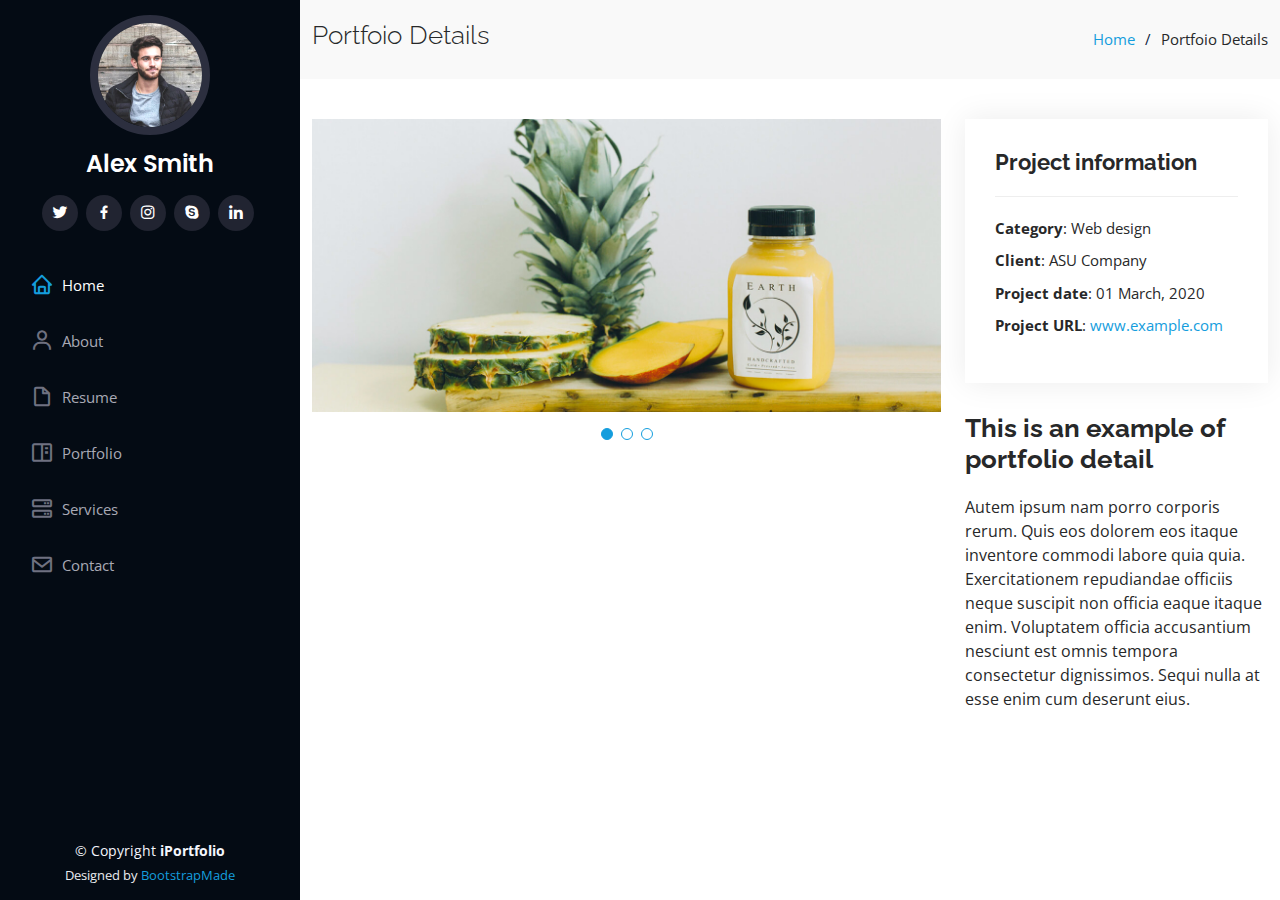
<file: portfolio-details.html>
<!DOCTYPE html>
<html lang="en">

<head>
  <meta charset="utf-8">
  <meta content="width=device-width, initial-scale=1.0" name="viewport">

  <title>Joe Shin Portfolio</title>
  <meta content="" name="description">
  <meta content="" name="keywords">

  <!-- Favicons -->
  <link href="assets/img/joe-s.jpg" rel="icon">
  <link href="assets/img/joe-s.jpg" rel="apple-touch-icon">

  <!-- Google Fonts -->
  <link href="https://fonts.googleapis.com/css?family=Open+Sans:300,300i,400,400i,600,600i,700,700i|Raleway:300,300i,400,400i,500,500i,600,600i,700,700i|Poppins:300,300i,400,400i,500,500i,600,600i,700,700i" rel="stylesheet">

  <!-- Vendor CSS Files -->
  <link href="assets/vendor/aos/aos.css" rel="stylesheet">
  <link href="assets/vendor/bootstrap/css/bootstrap.min.css" rel="stylesheet">
  <link href="assets/vendor/bootstrap-icons/bootstrap-icons.css" rel="stylesheet">
  <link href="assets/vendor/boxicons/css/boxicons.min.css" rel="stylesheet">
  <link href="assets/vendor/glightbox/css/glightbox.min.css" rel="stylesheet">
  <link href="assets/vendor/swiper/swiper-bundle.min.css" rel="stylesheet">

  <!-- Template Main CSS File -->
  <link href="assets/css/style.css" rel="stylesheet">

  <!-- =======================================================
  * Template Name: iPortfolio - v3.9.1
  * Template URL: https://bootstrapmade.com/iportfolio-bootstrap-portfolio-websites-template/
  * Author: BootstrapMade.com
  * License: https://bootstrapmade.com/license/
  ======================================================== -->
</head>

<body>

  <!-- ======= Mobile nav toggle button ======= -->
  <i class="bi bi-list mobile-nav-toggle d-xl-none"></i>

  <!-- ======= Header ======= -->
  <header id="header">
    <div class="d-flex flex-column">

      <div class="profile">
        <img src="assets/img/profile-img.jpg" alt="" class="img-fluid rounded-circle">
        <h1 class="text-light"><a href="index.html">Alex Smith</a></h1>
        <div class="social-links mt-3 text-center">
          <a href="#" class="twitter"><i class="bx bxl-twitter"></i></a>
          <a href="#" class="facebook"><i class="bx bxl-facebook"></i></a>
          <a href="#" class="instagram"><i class="bx bxl-instagram"></i></a>
          <a href="#" class="google-plus"><i class="bx bxl-skype"></i></a>
          <a href="#" class="linkedin"><i class="bx bxl-linkedin"></i></a>
        </div>
      </div>

      <nav id="navbar" class="nav-menu navbar">
        <ul>
          <li><a href="#hero" class="nav-link scrollto active"><i class="bx bx-home"></i> <span>Home</span></a></li>
          <li><a href="#about" class="nav-link scrollto"><i class="bx bx-user"></i> <span>About</span></a></li>
          <li><a href="#resume" class="nav-link scrollto"><i class="bx bx-file-blank"></i> <span>Resume</span></a></li>
          <li><a href="#portfolio" class="nav-link scrollto"><i class="bx bx-book-content"></i> <span>Portfolio</span></a></li>
          <li><a href="#services" class="nav-link scrollto"><i class="bx bx-server"></i> <span>Services</span></a></li>
          <li><a href="#contact" class="nav-link scrollto"><i class="bx bx-envelope"></i> <span>Contact</span></a></li>
        </ul>
      </nav><!-- .nav-menu -->
    </div>
  </header><!-- End Header -->

  <main id="main">

    <!-- ======= Breadcrumbs ======= -->
    <section id="breadcrumbs" class="breadcrumbs">
      <div class="container">

        <div class="d-flex justify-content-between align-items-center">
          <h2>Portfoio Details</h2>
          <ol>
            <li><a href="index.html">Home</a></li>
            <li>Portfoio Details</li>
          </ol>
        </div>

      </div>
    </section><!-- End Breadcrumbs -->

    <!-- ======= Portfolio Details Section ======= -->
    <section id="portfolio-details" class="portfolio-details">
      <div class="container">

        <div class="row gy-4">

          <div class="col-lg-8">
            <div class="portfolio-details-slider swiper">
              <div class="swiper-wrapper align-items-center">

                <div class="swiper-slide">
                  <img src="assets/img/portfolio/portfolio-details-1.jpg" alt="">
                </div>

                <div class="swiper-slide">
                  <img src="assets/img/portfolio/portfolio-details-2.jpg" alt="">
                </div>

                <div class="swiper-slide">
                  <img src="assets/img/portfolio/portfolio-details-3.jpg" alt="">
                </div>

              </div>
              <div class="swiper-pagination"></div>
            </div>
          </div>

          <div class="col-lg-4">
            <div class="portfolio-info">
              <h3>Project information</h3>
              <ul>
                <li><strong>Category</strong>: Web design</li>
                <li><strong>Client</strong>: ASU Company</li>
                <li><strong>Project date</strong>: 01 March, 2020</li>
                <li><strong>Project URL</strong>: <a href="#">www.example.com</a></li>
              </ul>
            </div>
            <div class="portfolio-description">
              <h2>This is an example of portfolio detail</h2>
              <p>
                Autem ipsum nam porro corporis rerum. Quis eos dolorem eos itaque inventore commodi labore quia quia. Exercitationem repudiandae officiis neque suscipit non officia eaque itaque enim. Voluptatem officia accusantium nesciunt est omnis tempora consectetur dignissimos. Sequi nulla at esse enim cum deserunt eius.
              </p>
            </div>
          </div>

        </div>

      </div>
    </section><!-- End Portfolio Details Section -->

  </main><!-- End #main -->

  <!-- ======= Footer ======= -->
  <footer id="footer">
    <div class="container">
      <div class="copyright">
        &copy; Copyright <strong><span>iPortfolio</span></strong>
      </div>
      <div class="credits">
        <!-- All the links in the footer should remain intact. -->
        <!-- You can delete the links only if you purchased the pro version. -->
        <!-- Licensing information: https://bootstrapmade.com/license/ -->
        <!-- Purchase the pro version with working PHP/AJAX contact form: https://bootstrapmade.com/iportfolio-bootstrap-portfolio-websites-template/ -->
        Designed by <a href="https://bootstrapmade.com/">BootstrapMade</a>
      </div>
    </div>
  </footer><!-- End  Footer -->

  <a href="#" class="back-to-top d-flex align-items-center justify-content-center"><i class="bi bi-arrow-up-short"></i></a>

  <!-- Vendor JS Files -->
  <script src="assets/vendor/purecounter/purecounter_vanilla.js"></script>
  <script src="assets/vendor/aos/aos.js"></script>
  <script src="assets/vendor/bootstrap/js/bootstrap.bundle.min.js"></script>
  <script src="assets/vendor/glightbox/js/glightbox.min.js"></script>
  <script src="assets/vendor/isotope-layout/isotope.pkgd.min.js"></script>
  <script src="assets/vendor/swiper/swiper-bundle.min.js"></script>
  <script src="assets/vendor/typed.js/typed.min.js"></script>
  <script src="assets/vendor/waypoints/noframework.waypoints.js"></script>
  <script src="assets/vendor/php-email-form/validate.js"></script>

  <!-- Template Main JS File -->
  <script src="assets/js/main.js"></script>

</body>

</html>
</file>
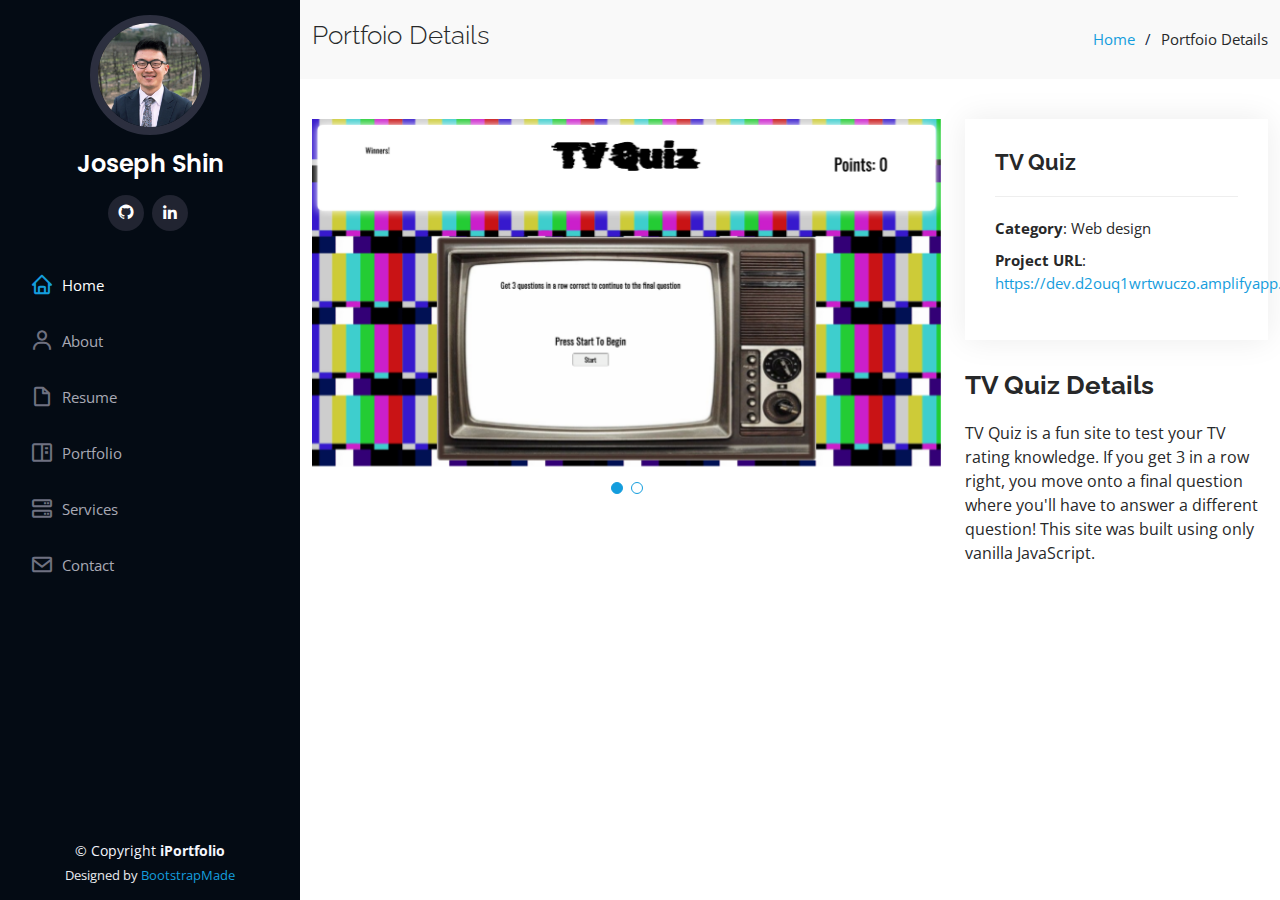
<file: tv-quiz.html>
<!DOCTYPE html>
<html lang="en">

<head>
  <meta charset="utf-8">
  <meta content="width=device-width, initial-scale=1.0" name="viewport">

  <title>Portfolio Details - iPortfolio Bootstrap Template</title>
  <meta content="" name="description">
  <meta content="" name="keywords">

  <!-- Favicons -->
  <link href="assets/img/joe-s.jpg" rel="icon">
  <link href="assets/img/joe-s.jpg" rel="apple-touch-icon">

  <!-- Google Fonts -->
  <link href="https://fonts.googleapis.com/css?family=Open+Sans:300,300i,400,400i,600,600i,700,700i|Raleway:300,300i,400,400i,500,500i,600,600i,700,700i|Poppins:300,300i,400,400i,500,500i,600,600i,700,700i" rel="stylesheet">

  <!-- Vendor CSS Files -->
  <link href="assets/vendor/aos/aos.css" rel="stylesheet">
  <link href="assets/vendor/bootstrap/css/bootstrap.min.css" rel="stylesheet">
  <link href="assets/vendor/bootstrap-icons/bootstrap-icons.css" rel="stylesheet">
  <link href="assets/vendor/boxicons/css/boxicons.min.css" rel="stylesheet">
  <link href="assets/vendor/glightbox/css/glightbox.min.css" rel="stylesheet">
  <link href="assets/vendor/swiper/swiper-bundle.min.css" rel="stylesheet">

  <!-- Template Main CSS File -->
  <link href="assets/css/style.css" rel="stylesheet">

  <!-- =======================================================
  * Template Name: iPortfolio - v3.9.1
  * Template URL: https://bootstrapmade.com/iportfolio-bootstrap-portfolio-websites-template/
  * Author: BootstrapMade.com
  * License: https://bootstrapmade.com/license/
  ======================================================== -->
</head>

<body>

  <!-- ======= Mobile nav toggle button ======= -->
  <i class="bi bi-list mobile-nav-toggle d-xl-none"></i>

  <!-- ======= Header ======= -->
   <!-- ======= Header ======= -->
   <header id="header">
    <div class="d-flex flex-column">

      <div class="profile">
        <img src="assets/img/joe-s.jpg" alt="" class="img-fluid rounded-circle">
        <h1 class="text-light"><a href="index.html">Joseph Shin</a></h1>
        <div class="social-links mt-3 text-center">
          <!-- <a href="#" class="twitter"><i class="bx bxl-twitter"></i></a>
          <a href="#" class="facebook"><i class="bx bxl-facebook"></i></a>
          <a href="#" class="instagram"><i class="bx bxl-instagram"></i></a> -->
          <a href="https://github.com/jss475/" class="github"><i class="bx bxl-github"></i></a>
          <a href="https://www.linkedin.com/in/joseph-sw-shin/" class="linkedin"><i class="bx bxl-linkedin"></i></a>
        </div>
      </div>

      <nav id="navbar" class="nav-menu navbar">
        <ul>
          <li><a href="#hero" class="nav-link scrollto active"><i class="bx bx-home"></i> <span>Home</span></a></li>
          <li><a href="#about" class="nav-link scrollto"><i class="bx bx-user"></i> <span>About</span></a></li>
          <li><a href="#resume" class="nav-link scrollto"><i class="bx bx-file-blank"></i> <span>Resume</span></a></li>
          <li><a href="#portfolio" class="nav-link scrollto"><i class="bx bx-book-content"></i> <span>Portfolio</span></a></li>
          <li><a href="#services" class="nav-link scrollto"><i class="bx bx-server"></i> <span>Services</span></a></li>
          <li><a href="#contact" class="nav-link scrollto"><i class="bx bx-envelope"></i> <span>Contact</span></a></li>
        </ul>
      </nav><!-- .nav-menu -->
    </div>
  </header><!-- End Header -->

  <main id="main">

    <!-- ======= Breadcrumbs ======= -->
    <section id="breadcrumbs" class="breadcrumbs">
      <div class="container">

        <div class="d-flex justify-content-between align-items-center">
          <h2>Portfoio Details</h2>
          <ol>
            <li><a href="index.html">Home</a></li>
            <li>Portfoio Details</li>
          </ol>
        </div>

      </div>
    </section><!-- End Breadcrumbs -->

    <!-- ======= Portfolio Details Section ======= -->
    <section id="portfolio-details" class="portfolio-details">
      <div class="container">

        <div class="row gy-4">

          <div class="col-lg-8">
            <div class="portfolio-details-slider swiper">
              <div class="swiper-wrapper align-items-center">

                <div class="swiper-slide">
                  <img src="assets/img/portfolio/TVQuiz-Title.png" alt="">
                </div>

                <div class="swiper-slide">
                  <img src="assets/img/portfolio/TVQuiz-Q1.png" alt="">
                </div>

                <!-- <div class="swiper-slide">
                  <img src="assets/img/portfolio/portfolio-details-3.jpg" alt="">
                </div> -->

              </div>
              <div class="swiper-pagination"></div>
            </div>
          </div>

          <div class="col-lg-4">
            <div class="portfolio-info" flex="wrap">
              <h3>TV Quiz</h3>
              <ul>
                <li><strong>Category</strong>: Web design</li>
                <li><strong>Project URL</strong>: <a href="https://dev.d2ouq1wrtwuczo.amplifyapp.com/">https://dev.d2ouq1wrtwuczo.amplifyapp.com/</a></li>
              </ul>
            </div>
            <div class="portfolio-description">
              <h2>TV Quiz Details</h2>
              <p>
                TV Quiz is a fun site to test your TV rating knowledge. If you get 3 in a row right, you move onto a final question where you'll have to answer a different question! This site was built using only vanilla JavaScript.
              </p>
            </div>
          </div>

        </div>

      </div>
    </section><!-- End Portfolio Details Section -->

  </main><!-- End #main -->

  <!-- ======= Footer ======= -->
  <footer id="footer">
    <div class="container">
      <div class="copyright">
        &copy; Copyright <strong><span>iPortfolio</span></strong>
      </div>
      <div class="credits">
        <!-- All the links in the footer should remain intact. -->
        <!-- You can delete the links only if you purchased the pro version. -->
        <!-- Licensing information: https://bootstrapmade.com/license/ -->
        <!-- Purchase the pro version with working PHP/AJAX contact form: https://bootstrapmade.com/iportfolio-bootstrap-portfolio-websites-template/ -->
        Designed by <a href="https://bootstrapmade.com/">BootstrapMade</a>
      </div>
    </div>
  </footer><!-- End  Footer -->

  <a href="#" class="back-to-top d-flex align-items-center justify-content-center"><i class="bi bi-arrow-up-short"></i></a>

  <!-- Vendor JS Files -->
  <script src="assets/vendor/purecounter/purecounter_vanilla.js"></script>
  <script src="assets/vendor/aos/aos.js"></script>
  <script src="assets/vendor/bootstrap/js/bootstrap.bundle.min.js"></script>
  <script src="assets/vendor/glightbox/js/glightbox.min.js"></script>
  <script src="assets/vendor/isotope-layout/isotope.pkgd.min.js"></script>
  <script src="assets/vendor/swiper/swiper-bundle.min.js"></script>
  <script src="assets/vendor/typed.js/typed.min.js"></script>
  <script src="assets/vendor/waypoints/noframework.waypoints.js"></script>
  <script src="assets/vendor/php-email-form/validate.js"></script>

  <!-- Template Main JS File -->
  <script src="assets/js/main.js"></script>

</body>

</html>
</file>
<file: assets/css/style.css>
/**
* Template Name: iPortfolio - v3.9.1
* Template URL: https://bootstrapmade.com/iportfolio-bootstrap-portfolio-websites-template/
* Author: BootstrapMade.com
* License: https://bootstrapmade.com/license/
*/

/*--------------------------------------------------------------
# General
--------------------------------------------------------------*/
body {
  font-family: "Open Sans", sans-serif;
  color: #272829;
}

a {
  color: #149ddd;
  text-decoration: none;
}

a:hover {
  color: #37b3ed;
  text-decoration: none;
}

h1,
h2,
h3,
h4,
h5,
h6 {
  font-family: "Raleway", sans-serif;
}

/*--------------------------------------------------------------
# Back to top button
--------------------------------------------------------------*/
.back-to-top {
  position: fixed;
  visibility: hidden;
  opacity: 0;
  right: 15px;
  bottom: 15px;
  z-index: 996;
  background: #149ddd;
  width: 40px;
  height: 40px;
  border-radius: 50px;
  transition: all 0.4s;
}

.back-to-top i {
  font-size: 28px;
  color: #fff;
  line-height: 0;
}

.back-to-top:hover {
  background: #2eafec;
  color: #fff;
}

.back-to-top.active {
  visibility: visible;
  opacity: 1;
}

/*--------------------------------------------------------------
# Header
--------------------------------------------------------------*/
#header {
  position: fixed;
  top: 0;
  left: 0;
  bottom: 0;
  width: 300px;
  transition: all ease-in-out 0.5s;
  z-index: 9997;
  transition: all 0.5s;
  padding: 0 15px;
  background: #040b14;
  overflow-y: auto;
}

#header .profile img {
  margin: 15px auto;
  display: block;
  width: 120px;
  border: 8px solid #2c2f3f;
}

#header .profile h1 {
  font-size: 24px;
  margin: 0;
  padding: 0;
  font-weight: 600;
  -moz-text-align-last: center;
  text-align-last: center;
  font-family: "Poppins", sans-serif;
}

#header .profile h1 a,
#header .profile h1 a:hover {
  color: #fff;
  text-decoration: none;
}

#header .profile .social-links a {
  font-size: 18px;
  display: inline-block;
  background: #212431;
  color: #fff;
  line-height: 1;
  padding: 8px 0;
  margin-right: 4px;
  border-radius: 50%;
  text-align: center;
  width: 36px;
  height: 36px;
  transition: 0.3s;
}

#header .profile .social-links a:hover {
  background: #149ddd;
  color: #fff;
  text-decoration: none;
}

#main {
  margin-left: 300px;
}

@media (max-width: 1199px) {
  #header {
    left: -300px;
  }

  #main {
    margin-left: 0;
  }
}

/*--------------------------------------------------------------
# Navigation Menu
--------------------------------------------------------------*/
/* Desktop Navigation */
.nav-menu {
  padding: 30px 0 0 0;
}

.nav-menu * {
  margin: 0;
  padding: 0;
  list-style: none;
}

.nav-menu>ul>li {
  position: relative;
  white-space: nowrap;
}

.nav-menu a,
.nav-menu a:focus {
  display: flex;
  align-items: center;
  color: #a8a9b4;
  padding: 12px 15px;
  margin-bottom: 8px;
  transition: 0.3s;
  font-size: 15px;
}

.nav-menu a i,
.nav-menu a:focus i {
  font-size: 24px;
  padding-right: 8px;
  color: #6f7180;
}

.nav-menu a:hover,
.nav-menu .active,
.nav-menu .active:focus,
.nav-menu li:hover>a {
  text-decoration: none;
  color: #fff;
}

.nav-menu a:hover i,
.nav-menu .active i,
.nav-menu .active:focus i,
.nav-menu li:hover>a i {
  color: #149ddd;
}

/* Mobile Navigation */
.mobile-nav-toggle {
  position: fixed;
  right: 15px;
  top: 15px;
  z-index: 9998;
  border: 0;
  font-size: 24px;
  transition: all 0.4s;
  outline: none !important;
  background-color: #149ddd;
  color: #fff;
  width: 40px;
  height: 40px;
  display: inline-flex;
  align-items: center;
  justify-content: center;
  line-height: 0;
  border-radius: 50px;
  cursor: pointer;
}

.mobile-nav-active {
  overflow: hidden;
}

.mobile-nav-active #header {
  left: 0;
}

/*--------------------------------------------------------------
# Hero Section
--------------------------------------------------------------*/
#hero {
  width: 100%;
  height: 100vh;
  background: url("../img/joe-s-acadia.jpeg") top center;
  background-size: cover;
}

#hero:before {
  content: "";
  background: rgba(5, 13, 24, 0.3);
  position: absolute;
  bottom: 0;
  top: 0;
  left: 0;
  right: 0;
  z-index: 1;
}

#hero .hero-container {
  position: relative;
  z-index: 2;
  min-width: 300px;
}

#hero h1 {
  margin: 0 0 10px 0;
  font-size: 64px;
  font-weight: 700;
  line-height: 56px;
  color: #fff;
}

#hero p {
  color: #fff;
  margin-bottom: 50px;
  font-size: 26px;
  font-family: "Poppins", sans-serif;
}

#hero p span {
  color: #fff;
  padding-bottom: 4px;
  letter-spacing: 1px;
  border-bottom: 3px solid #149ddd;
}

@media (min-width: 1024px) {
  #hero {
    background-attachment: fixed;
  }
}

@media (max-width: 768px) {
  #hero h1 {
    font-size: 28px;
    line-height: 36px;
  }

  #hero h2 {
    font-size: 18px;
    line-height: 24px;
    margin-bottom: 30px;
  }
}

/*--------------------------------------------------------------
# Sections General
--------------------------------------------------------------*/
section {
  padding: 60px 0;
  overflow: hidden;
}

.section-bg {
  background: #f5f8fd;
}

.section-title {
  padding-bottom: 30px;
}

.section-title h2 {
  font-size: 32px;
  font-weight: bold;
  margin-bottom: 20px;
  padding-bottom: 20px;
  position: relative;
  color: #173b6c;
}

.section-title h2::after {
  content: "";
  position: absolute;
  display: block;
  width: 50px;
  height: 3px;
  background: #149ddd;
  bottom: 0;
  left: 0;
}

.section-title p {
  margin-bottom: 0;
}

/*--------------------------------------------------------------
# About
--------------------------------------------------------------*/
.about .content h3 {
  font-weight: 700;
  font-size: 26px;
  color: #173b6c;
}

.about .content ul {
  list-style: none;
  padding: 0;
}

.about .content ul li {
  margin-bottom: 20px;
  display: flex;
  align-items: center;
}

.about .content ul strong {
  margin-right: 10px;
}

.about .content ul i {
  font-size: 16px;
  margin-right: 5px;
  color: #149ddd;
  line-height: 0;
}

.about .content p:last-child {
  margin-bottom: 0;
}

/*--------------------------------------------------------------
# Facts
--------------------------------------------------------------*/
.facts {
  padding-bottom: 30px;
}

.facts .count-box {
  padding: 30px;
  width: 100%;
}

.facts .count-box i {
  display: block;
  font-size: 44px;
  color: #149ddd;
  float: left;
  line-height: 0;
}

.facts .count-box span {
  font-size: 48px;
  line-height: 40px;
  display: block;
  font-weight: 700;
  color: #050d18;
  margin-left: 60px;
}

.facts .count-box p {
  padding: 15px 0 0 0;
  margin: 0 0 0 60px;
  font-family: "Raleway", sans-serif;
  font-size: 14px;
  color: #122f57;
}

.facts .count-box a {
  font-weight: 600;
  display: block;
  margin-top: 20px;
  color: #122f57;
  font-size: 15px;
  font-family: "Poppins", sans-serif;
  transition: ease-in-out 0.3s;
}

.facts .count-box a:hover {
  color: #1f5297;
}

/*--------------------------------------------------------------
# Akills
--------------------------------------------------------------*/
.skills .progress {
  height: 60px;
  display: block;
  background: none;
  border-radius: 0;
}

.skills .progress .skill {
  padding: 0;
  margin: 0 0 6px 0;
  text-transform: uppercase;
  display: block;
  font-weight: 600;
  font-family: "Poppins", sans-serif;
  color: #050d18;
}

.skills .progress .skill .val {
  float: right;
  font-style: normal;
}

.skills .progress-bar-wrap {
  background: #dce8f8;
  height: 10px;
}

.skills .progress-bar {
  width: 1px;
  height: 10px;
  transition: 0.9s;
  background-color: #149ddd;
}

/*--------------------------------------------------------------
# Resume
--------------------------------------------------------------*/
.resume .resume-title {
  font-size: 26px;
  font-weight: 700;
  margin-top: 20px;
  margin-bottom: 20px;
  color: #050d18;
}

.resume .resume-item {
  padding: 0 0 20px 20px;
  margin-top: -2px;
  border-left: 2px solid #1f5297;
  position: relative;
}

.resume .resume-item h4 {
  line-height: 18px;
  font-size: 18px;
  font-weight: 600;
  text-transform: uppercase;
  font-family: "Poppins", sans-serif;
  color: #050d18;
  margin-bottom: 10px;
}

.resume .resume-item h5 {
  font-size: 16px;
  background: #e4edf9;
  padding: 5px 15px;
  display: inline-block;
  font-weight: 600;
  margin-bottom: 10px;
}

.resume .resume-item ul {
  padding-left: 20px;
}

.resume .resume-item ul li {
  padding-bottom: 10px;
}

.resume .resume-item:last-child {
  padding-bottom: 0;
}

.resume .resume-item::before {
  content: "";
  position: absolute;
  width: 16px;
  height: 16px;
  border-radius: 50px;
  left: -9px;
  top: 0;
  background: #fff;
  border: 2px solid #1f5297;
}

/*--------------------------------------------------------------
# Portfolio
--------------------------------------------------------------*/
.portfolio .portfolio-item {
  margin-bottom: 30px;
}

.portfolio #portfolio-flters {
  padding: 0;
  margin: 0 auto 35px auto;
  list-style: none;
  text-align: center;
  background: #fff;
  border-radius: 50px;
  padding: 2px 15px;
}

.portfolio #portfolio-flters li {
  cursor: pointer;
  display: inline-block;
  padding: 10px 15px 8px 15px;
  font-size: 14px;
  font-weight: 600;
  line-height: 1;
  text-transform: uppercase;
  color: #272829;
  margin-bottom: 5px;
  transition: all 0.3s ease-in-out;
}

.portfolio #portfolio-flters li:hover,
.portfolio #portfolio-flters li.filter-active {
  color: #149ddd;
}

.portfolio #portfolio-flters li:last-child {
  margin-right: 0;
}

.portfolio .portfolio-wrap {
  transition: 0.3s;
  position: relative;
  overflow: hidden;
  z-index: 1;
}

.portfolio .portfolio-wrap::before {
  content: "";
  background: rgba(255, 255, 255, 0.5);
  position: absolute;
  left: 0;
  right: 0;
  top: 0;
  bottom: 0;
  transition: all ease-in-out 0.3s;
  z-index: 2;
  opacity: 0;
}

.portfolio .portfolio-wrap .portfolio-links {
  opacity: 1;
  left: 0;
  right: 0;
  bottom: -60px;
  z-index: 3;
  position: absolute;
  transition: all ease-in-out 0.3s;
  display: flex;
  justify-content: center;
}

.portfolio .portfolio-wrap .portfolio-links a {
  color: #fff;
  font-size: 28px;
  text-align: center;
  background: rgba(20, 157, 221, 0.75);
  transition: 0.3s;
  width: 50%;
}

.portfolio .portfolio-wrap .portfolio-links a:hover {
  background: rgba(20, 157, 221, 0.95);
}

.portfolio .portfolio-wrap .portfolio-links a+a {
  border-left: 1px solid #37b3ed;
}

.portfolio .portfolio-wrap:hover::before {
  top: 0;
  left: 0;
  right: 0;
  bottom: 0;
  opacity: 1;
}

.portfolio .portfolio-wrap:hover .portfolio-links {
  opacity: 1;
  bottom: 0;
}

/*--------------------------------------------------------------
# Portfolio Details
--------------------------------------------------------------*/
.portfolio-details {
  padding-top: 40px;
}

.portfolio-details .portfolio-details-slider img {
  width: 100%;
}

.portfolio-details .portfolio-details-slider .swiper-pagination {
  margin-top: 20px;
  position: relative;
}

.portfolio-details .portfolio-details-slider .swiper-pagination .swiper-pagination-bullet {
  width: 12px;
  height: 12px;
  background-color: #fff;
  opacity: 1;
  border: 1px solid #149ddd;
}

.portfolio-details .portfolio-details-slider .swiper-pagination .swiper-pagination-bullet-active {
  background-color: #149ddd;
}

.portfolio-details .portfolio-info {
  padding: 30px;
  box-shadow: 0px 0 30px rgba(5, 13, 24, 0.08);
}

.portfolio-details .portfolio-info h3 {
  font-size: 22px;
  font-weight: 700;
  margin-bottom: 20px;
  padding-bottom: 20px;
  border-bottom: 1px solid #eee;
}

.portfolio-details .portfolio-info ul {
  list-style: none;
  padding: 0;
  font-size: 15px;
}

.portfolio-details .portfolio-info ul li+li {
  margin-top: 10px;
}

.portfolio-details .portfolio-description {
  padding-top: 30px;
}

.portfolio-details .portfolio-description h2 {
  font-size: 26px;
  font-weight: 700;
  margin-bottom: 20px;
}

.portfolio-details .portfolio-description p {
  padding: 0;
}

/*--------------------------------------------------------------
# Services
--------------------------------------------------------------*/
.services .icon-box {
  margin-bottom: 20px;
}

.services .icon {
  float: left;
  display: flex;
  align-items: center;
  justify-content: center;
  width: 54px;
  height: 54px;
  background: #149ddd;
  border-radius: 50%;
  transition: 0.5s;
  border: 1px solid #149ddd;
}

.services .icon i {
  color: #fff;
  font-size: 24px;
  line-height: 0;
}

.services .icon-box:hover .icon {
  background: #fff;
}

.services .icon-box:hover .icon i {
  color: #149ddd;
}

.services .title {
  margin-left: 80px;
  font-weight: 700;
  margin-bottom: 15px;
  font-size: 18px;
}

.services .title a {
  color: #343a40;
}

.services .title a:hover {
  color: #149ddd;
}

.services .description {
  margin-left: 80px;
  line-height: 24px;
  font-size: 14px;
}

/*--------------------------------------------------------------
# Testimonials
--------------------------------------------------------------*/
.testimonials .testimonials-carousel,
.testimonials .testimonials-slider {
  overflow: hidden;
}

.testimonials .testimonial-item {
  box-sizing: content-box;
  text-align: center;
  min-height: 320px;
}

.testimonials .testimonial-item .testimonial-img {
  width: 90px;
  border-radius: 50%;
  margin: 0 auto;
}

.testimonials .testimonial-item h3 {
  font-size: 18px;
  font-weight: bold;
  margin: 10px 0 5px 0;
  color: #111;
}

.testimonials .testimonial-item h4 {
  font-size: 14px;
  color: #999;
  margin: 0;
}

.testimonials .testimonial-item .quote-icon-left,
.testimonials .testimonial-item .quote-icon-right {
  color: #c3e8fa;
  font-size: 26px;
}

.testimonials .testimonial-item .quote-icon-left {
  display: inline-block;
  left: -5px;
  position: relative;
}

.testimonials .testimonial-item .quote-icon-right {
  display: inline-block;
  right: -5px;
  position: relative;
  top: 10px;
}

.testimonials .testimonial-item p {
  font-style: italic;
  margin: 0 15px 15px 15px;
  padding: 20px;
  background: #fff;
  position: relative;
  margin-bottom: 35px;
  border-radius: 6px;
  box-shadow: 0px 2px 15px rgba(0, 0, 0, 0.1);
}

.testimonials .testimonial-item p::after {
  content: "";
  width: 0;
  height: 0;
  border-top: 20px solid #fff;
  border-right: 20px solid transparent;
  border-left: 20px solid transparent;
  position: absolute;
  bottom: -20px;
  left: calc(50% - 20px);
}

.testimonials .swiper-pagination {
  margin-top: 20px;
  position: relative;
}

.testimonials .swiper-pagination .swiper-pagination-bullet {
  width: 12px;
  height: 12px;
  background-color: #fff;
  opacity: 1;
  border: 1px solid #149ddd;
}

.testimonials .swiper-pagination .swiper-pagination-bullet-active {
  background-color: #149ddd;
}

/*--------------------------------------------------------------
# Contact
--------------------------------------------------------------*/
.contact {
  padding-bottom: 130px;
}

.contact .info {
  padding: 30px;
  background: #fff;
  width: 100%;
  box-shadow: 0 0 24px 0 rgba(0, 0, 0, 0.12);
}

.contact .info i {
  font-size: 20px;
  color: #149ddd;
  float: left;
  width: 44px;
  height: 44px;
  background: #dff3fc;
  display: flex;
  justify-content: center;
  align-items: center;
  border-radius: 50px;
  transition: all 0.3s ease-in-out;
}

.contact .info h4 {
  padding: 0 0 0 60px;
  font-size: 22px;
  font-weight: 600;
  margin-bottom: 5px;
  color: #050d18;
}

.contact .info p {
  padding: 0 0 10px 60px;
  margin-bottom: 20px;
  font-size: 14px;
  color: #173b6c;
}

.contact .info .email p {
  padding-top: 5px;
}

.contact .info .social-links {
  padding-left: 60px;
}

.contact .info .social-links a {
  font-size: 18px;
  display: inline-block;
  background: #333;
  color: #fff;
  line-height: 1;
  padding: 8px 0;
  border-radius: 50%;
  text-align: center;
  width: 36px;
  height: 36px;
  transition: 0.3s;
  margin-right: 10px;
}

.contact .info .social-links a:hover {
  background: #149ddd;
  color: #fff;
}

.contact .info .email:hover i,
.contact .info .address:hover i,
.contact .info .phone:hover i {
  background: #149ddd;
  color: #fff;
}

.contact .php-email-form {
  width: 100%;
  padding: 30px;
  background: #fff;
  box-shadow: 0 0 24px 0 rgba(0, 0, 0, 0.12);
}

.contact .php-email-form .form-group {
  padding-bottom: 8px;
}

.contact .php-email-form .validate {
  display: none;
  color: red;
  margin: 0 0 15px 0;
  font-weight: 400;
  font-size: 13px;
}

.contact .php-email-form .error-message {
  display: none;
  color: #fff;
  background: #ed3c0d;
  text-align: left;
  padding: 15px;
  font-weight: 600;
}

.contact .php-email-form .error-message br+br {
  margin-top: 25px;
}

.contact .php-email-form .sent-message {
  display: none;
  color: #fff;
  background: #18d26e;
  text-align: center;
  padding: 15px;
  font-weight: 600;
}

.contact .php-email-form .loading {
  display: none;
  background: #fff;
  text-align: center;
  padding: 15px;
}

.contact .php-email-form .loading:before {
  content: "";
  display: inline-block;
  border-radius: 50%;
  width: 24px;
  height: 24px;
  margin: 0 10px -6px 0;
  border: 3px solid #18d26e;
  border-top-color: #eee;
  -webkit-animation: animate-loading 1s linear infinite;
  animation: animate-loading 1s linear infinite;
}

.contact .php-email-form .form-group {
  margin-bottom: 15px;
}

.contact .php-email-form label {
  padding-bottom: 8px;
}

.contact .php-email-form input,
.contact .php-email-form textarea {
  border-radius: 0;
  box-shadow: none;
  font-size: 14px;
}

.contact .php-email-form input {
  height: 44px;
}

.contact .php-email-form textarea {
  padding: 10px 15px;
}

.contact .php-email-form button[type=submit] {
  background: #149ddd;
  border: 0;
  padding: 10px 24px;
  color: #fff;
  transition: 0.4s;
  border-radius: 4px;
}

.contact .php-email-form button[type=submit]:hover {
  background: #37b3ed;
}

@-webkit-keyframes animate-loading {
  0% {
    transform: rotate(0deg);
  }

  100% {
    transform: rotate(360deg);
  }
}

@keyframes animate-loading {
  0% {
    transform: rotate(0deg);
  }

  100% {
    transform: rotate(360deg);
  }
}

/*--------------------------------------------------------------
# Breadcrumbs
--------------------------------------------------------------*/
.breadcrumbs {
  padding: 20px 0;
  background: #f9f9f9;
}

.breadcrumbs h2 {
  font-size: 26px;
  font-weight: 300;
}

.breadcrumbs ol {
  display: flex;
  flex-wrap: wrap;
  list-style: none;
  padding: 0;
  margin: 0;
  font-size: 15px;
}

.breadcrumbs ol li+li {
  padding-left: 10px;
}

.breadcrumbs ol li+li::before {
  display: inline-block;
  padding-right: 10px;
  color: #0e2442;
  content: "/";
}

@media (max-width: 768px) {
  .breadcrumbs .d-flex {
    display: block !important;
  }

  .breadcrumbs ol {
    display: block;
  }

  .breadcrumbs ol li {
    display: inline-block;
  }
}

.website{
  overflow-x: auto;
  display: flex;
}
/*--------------------------------------------------------------
# Footer
--------------------------------------------------------------*/
#footer {
  padding: 15px;
  color: #f4f6fd;
  font-size: 14px;
  position: fixed;
  left: 0;
  bottom: 0;
  width: 300px;
  z-index: 9999;
  background: #040b14;
}

#footer .copyright {
  text-align: center;
}

#footer .credits {
  padding-top: 5px;
  text-align: center;
  font-size: 13px;
  color: #eaebf0;
}

@media (max-width: 1199px) {
  #footer {
    position: static;
    width: auto;
    padding-right: 20px 15px;
  }
}
</file>
